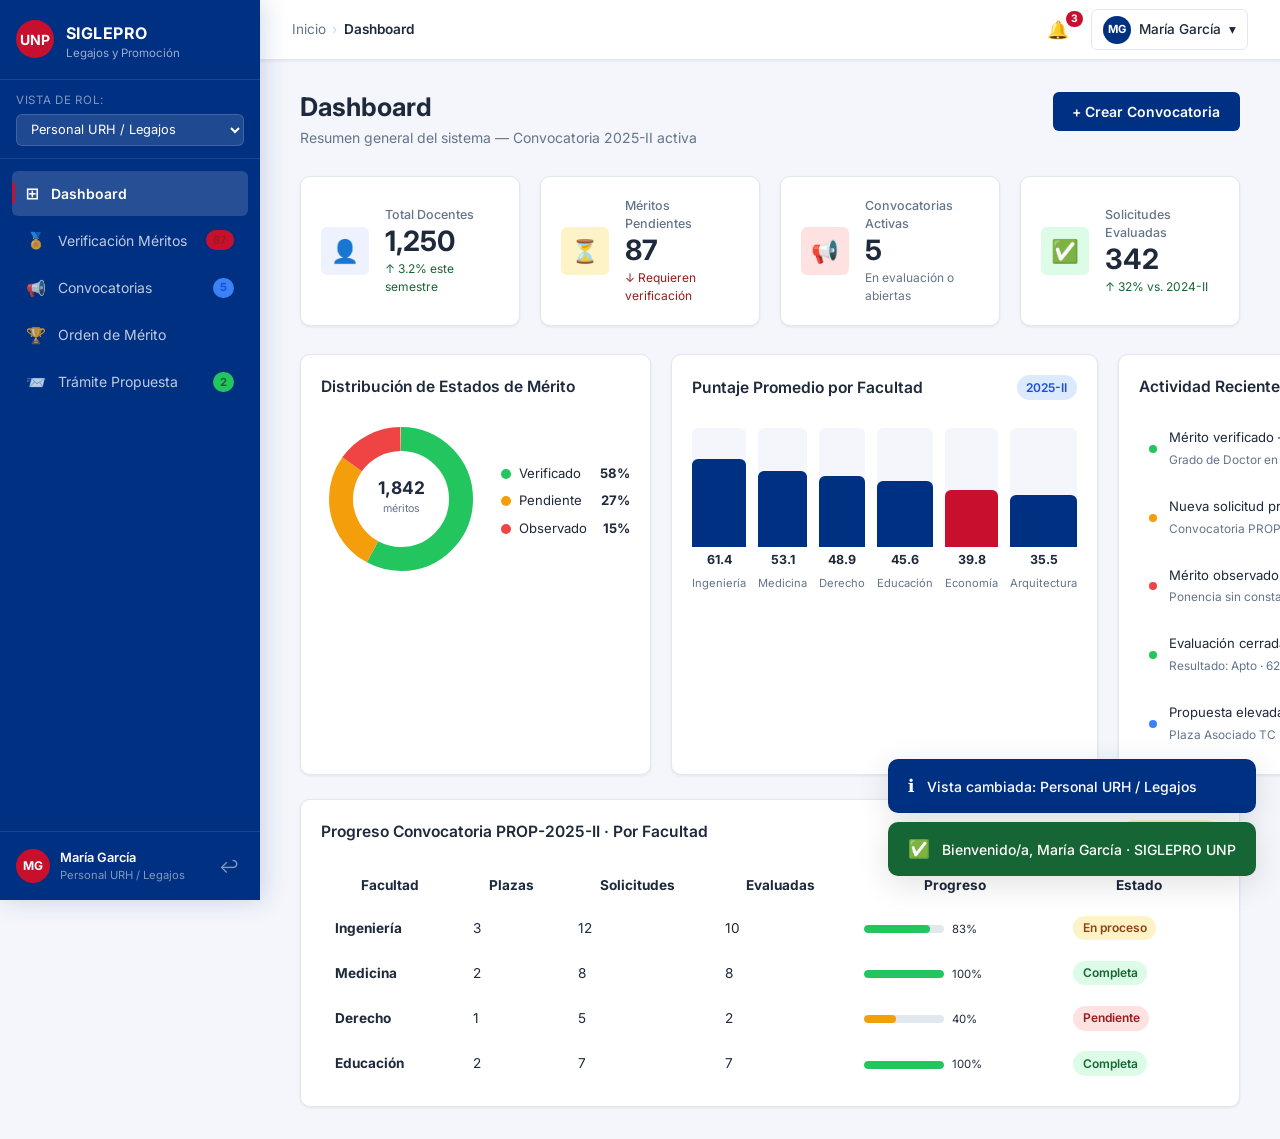
<file: interfaces/index.html>
<!DOCTYPE html>
<html lang="es">
<head>
  <meta charset="UTF-8" />
  <meta name="viewport" content="width=device-width, initial-scale=1.0" />
  <title>SIGLEPRO · Sistema de Gestión de Legajos y Promoción Docente — UNP</title>
  <meta name="description" content="Sistema digital para gestionar el legajo y la promoción de docentes ordinarios de la Universidad Nacional de Piura." />
  <link rel="preconnect" href="https://fonts.googleapis.com" />
  <link href="https://fonts.googleapis.com/css2?family=Inter:wght@300;400;500;600;700&display=swap" rel="stylesheet" />
  <link rel="stylesheet" href="styles.css" />
</head>
<body>
  <!-- Toast Container -->
  <div id="toast-container" aria-live="polite"></div>

  <!-- Layout Wrapper -->
  <div class="layout" id="app-layout">

    <!-- SIDEBAR -->
    <aside class="sidebar" id="sidebar">
      <div class="sidebar-brand">
        <div class="brand-logo">
          <svg width="38" height="38" viewBox="0 0 38 38" fill="none">
            <circle cx="19" cy="19" r="19" fill="#C8102E"/>
            <text x="50%" y="55%" text-anchor="middle" dominant-baseline="middle" fill="white" font-size="14" font-weight="700" font-family="Inter">UNP</text>
          </svg>
        </div>
        <div class="brand-text">
          <span class="brand-title">SIGLEPRO</span>
          <span class="brand-sub">Legajos y Promoción</span>
        </div>
      </div>

      <!-- Role selector -->
      <div class="role-selector" id="role-selector">
        <label class="role-label">Vista de rol:</label>
        <select id="role-select" onchange="changeRole(this.value)">
          <option value="docente">Docente Ordinario</option>
          <option value="urh" selected>Personal URH / Legajos</option>
          <option value="comision">Comisión Evaluadora</option>
          <option value="decanato">Decanato / Consejo</option>
          <option value="admin">Administrador</option>
        </select>
      </div>

      <nav class="sidebar-nav" id="sidebar-nav">
        <ul>
          <li class="nav-item active" onclick="navigate('dashboard')" id="nav-dashboard">
            <span class="nav-icon">⊞</span>
            <span class="nav-text">Dashboard</span>
          </li>
          <li class="nav-item" onclick="navigate('legajo')" id="nav-legajo">
            <span class="nav-icon">📋</span>
            <span class="nav-text">Mi Legajo</span>
            <span class="nav-badge badge-yellow" id="badge-legajo">4</span>
          </li>
          <li class="nav-item" onclick="navigate('meritos')" id="nav-meritos">
            <span class="nav-icon">🏅</span>
            <span class="nav-text">Verificación Méritos</span>
            <span class="nav-badge badge-red" id="badge-meritos">87</span>
          </li>
          <li class="nav-item" onclick="navigate('convocatorias')" id="nav-convocatorias">
            <span class="nav-icon">📢</span>
            <span class="nav-text">Convocatorias</span>
            <span class="nav-badge badge-blue" id="badge-conv">5</span>
          </li>
          <li class="nav-item" onclick="navigate('evaluacion')" id="nav-evaluacion">
            <span class="nav-icon">📝</span>
            <span class="nav-text">Evaluación</span>
          </li>
          <li class="nav-item" onclick="navigate('orden')" id="nav-orden">
            <span class="nav-icon">🏆</span>
            <span class="nav-text">Orden de Mérito</span>
          </li>
          <li class="nav-item" onclick="navigate('propuesta')" id="nav-propuesta">
            <span class="nav-icon">📨</span>
            <span class="nav-text">Trámite Propuesta</span>
            <span class="nav-badge badge-green" id="badge-prop">2</span>
          </li>
          <li class="nav-item" onclick="navigate('auditoria')" id="nav-auditoria">
            <span class="nav-icon">🔎</span>
            <span class="nav-text">Auditoría</span>
          </li>
          <li class="nav-item" onclick="navigate('admin')" id="nav-admin">
            <span class="nav-icon">⚙</span>
            <span class="nav-text">Administración</span>
          </li>
        </ul>
      </nav>

      <div class="sidebar-footer">
        <div class="user-info">
          <div class="user-avatar">MG</div>
          <div class="user-details">
            <span class="user-name">María García</span>
            <span class="user-role" id="sidebar-role-label">Personal URH</span>
          </div>
        </div>
        <button class="btn-logout" onclick="logout()" title="Cerrar sesión">↩</button>
      </div>
    </aside>

    <!-- MAIN CONTENT -->
    <div class="main-wrapper">
      <!-- TOP NAV -->
      <header class="topnav">
        <button class="sidebar-toggle" onclick="toggleSidebar()" aria-label="Toggle sidebar">☰</button>
        <div class="breadcrumb" id="breadcrumb">
          <span>Inicio</span>
          <span class="sep">›</span>
          <span class="current">Dashboard</span>
        </div>
        <div class="topnav-actions">
          <button class="btn-icon notif-btn" id="notif-btn" onclick="toggleNotifications()" aria-label="Notificaciones">
            🔔 <span class="notif-count" id="notif-count">3</span>
          </button>
          <div class="user-chip" onclick="showToast('Mi perfil (próximamente)', 'info')">
            <div class="user-avatar-sm">MG</div>
            <span>María García</span>
            <span>▾</span>
          </div>
        </div>

        <!-- Notification Dropdown -->
        <div class="notif-dropdown" id="notif-dropdown" style="display:none">
          <div class="notif-header">
            <strong>Notificaciones</strong>
            <button onclick="markAllRead()">Marcar leídas</button>
          </div>
          <div class="notif-list">
            <div class="notif-item unread">
              <span class="notif-icon" style="background:#FEF3C7">⚠️</span>
              <div>
                <p><strong>Mérito observado</strong> — Dr. Rodríguez</p>
                <small>Hace 10 min</small>
              </div>
            </div>
            <div class="notif-item unread">
              <span class="notif-icon" style="background:#DCFCE7">✅</span>
              <div>
                <p><strong>Solicitud presentada</strong> — Convocatoria 2025-II</p>
                <small>Hace 2 horas</small>
              </div>
            </div>
            <div class="notif-item unread">
              <span class="notif-icon" style="background:#DBEAFE">📢</span>
              <div>
                <p><strong>Nueva convocatoria abierta</strong> — PROP-2025-II</p>
                <small>Hace 1 día</small>
              </div>
            </div>
          </div>
        </div>
      </header>

      <!-- VIEWS -->
      <main class="content" id="main-content">

        <!-- ===== DASHBOARD ===== -->
        <section class="view active" id="view-dashboard">
          <div class="view-header">
            <div>
              <h1>Dashboard</h1>
              <p class="view-sub">Resumen general del sistema — Convocatoria 2025-II activa</p>
            </div>
            <button class="btn-primary" onclick="navigate('convocatorias'); showToast('Redirigiendo a convocatorias...','info')">+ Crear Convocatoria</button>
          </div>

          <!-- Stat Cards -->
          <div class="stat-grid">
            <div class="stat-card">
              <div class="stat-icon" style="background:#EEF2FF; color:#3730A3">👤</div>
              <div class="stat-info">
                <span class="stat-label">Total Docentes</span>
                <span class="stat-value">1,250</span>
                <span class="stat-change positive">↑ 3.2% este semestre</span>
              </div>
            </div>
            <div class="stat-card">
              <div class="stat-icon" style="background:#FEF3C7; color:#92400E">⏳</div>
              <div class="stat-info">
                <span class="stat-label">Méritos Pendientes</span>
                <span class="stat-value">87</span>
                <span class="stat-change negative">↓ Requieren verificación</span>
              </div>
            </div>
            <div class="stat-card">
              <div class="stat-icon" style="background:#FEE2E2; color:#991B1B">📢</div>
              <div class="stat-info">
                <span class="stat-label">Convocatorias Activas</span>
                <span class="stat-value">5</span>
                <span class="stat-change neutral">En evaluación o abiertas</span>
              </div>
            </div>
            <div class="stat-card">
              <div class="stat-icon" style="background:#DCFCE7; color:#166534">✅</div>
              <div class="stat-info">
                <span class="stat-label">Solicitudes Evaluadas</span>
                <span class="stat-value">342</span>
                <span class="stat-change positive">↑ 32% vs. 2024-II</span>
              </div>
            </div>
          </div>

          <!-- Charts Row -->
          <div class="charts-row">
            <div class="card chart-card">
              <div class="card-header">
                <h3>Distribución de Estados de Mérito</h3>
              </div>
              <div class="donut-wrap">
                <div class="donut-chart" id="donut-chart">
                  <svg viewBox="0 0 120 120" width="160" height="160">
                    <!-- Verificado 58% -->
                    <circle cx="60" cy="60" r="45" fill="none" stroke="#22C55E" stroke-width="18"
                      stroke-dasharray="163.4 119.5" stroke-dashoffset="0" transform="rotate(-90 60 60)"/>
                    <!-- Pendiente 27% -->
                    <circle cx="60" cy="60" r="45" fill="none" stroke="#F59E0B" stroke-width="18"
                      stroke-dasharray="76.1 206.8" stroke-dashoffset="-163.4" transform="rotate(-90 60 60)"/>
                    <!-- Observado 15% -->
                    <circle cx="60" cy="60" r="45" fill="none" stroke="#EF4444" stroke-width="18"
                      stroke-dasharray="42.4 240.5" stroke-dashoffset="-239.5" transform="rotate(-90 60 60)"/>
                    <text x="60" y="56" text-anchor="middle" font-size="13" font-weight="700" fill="#1E293B">1,842</text>
                    <text x="60" y="70" text-anchor="middle" font-size="8" fill="#64748B">méritos</text>
                  </svg>
                </div>
                <div class="donut-legend">
                  <div class="legend-item"><span class="dot" style="background:#22C55E"></span>Verificado<strong>58%</strong></div>
                  <div class="legend-item"><span class="dot" style="background:#F59E0B"></span>Pendiente<strong>27%</strong></div>
                  <div class="legend-item"><span class="dot" style="background:#EF4444"></span>Observado<strong>15%</strong></div>
                </div>
              </div>
            </div>

            <div class="card chart-card flex-2">
              <div class="card-header">
                <h3>Puntaje Promedio por Facultad</h3>
                <span class="badge badge-blue">2025-II</span>
              </div>
              <div class="bar-chart" id="bar-chart">
                <div class="bar-group">
                  <div class="bar-wrap"><div class="bar-fill" style="height:74%; background:#003082"></div></div>
                  <span class="bar-value">61.4</span>
                  <span class="bar-label">Ingeniería</span>
                </div>
                <div class="bar-group">
                  <div class="bar-wrap"><div class="bar-fill" style="height:64%; background:#003082"></div></div>
                  <span class="bar-value">53.1</span>
                  <span class="bar-label">Medicina</span>
                </div>
                <div class="bar-group">
                  <div class="bar-wrap"><div class="bar-fill" style="height:59%; background:#003082"></div></div>
                  <span class="bar-value">48.9</span>
                  <span class="bar-label">Derecho</span>
                </div>
                <div class="bar-group">
                  <div class="bar-wrap"><div class="bar-fill" style="height:55%; background:#003082"></div></div>
                  <span class="bar-value">45.6</span>
                  <span class="bar-label">Educación</span>
                </div>
                <div class="bar-group">
                  <div class="bar-wrap"><div class="bar-fill" style="height:48%; background:#C8102E"></div></div>
                  <span class="bar-value">39.8</span>
                  <span class="bar-label">Economía</span>
                </div>
                <div class="bar-group">
                  <div class="bar-wrap"><div class="bar-fill" style="height:43%; background:#003082"></div></div>
                  <span class="bar-value">35.5</span>
                  <span class="bar-label">Arquitectura</span>
                </div>
              </div>
            </div>

            <div class="card activity-card">
              <div class="card-header">
                <h3>Actividad Reciente</h3>
                <button class="btn-link" onclick="navigate('auditoria')">Ver todo →</button>
              </div>
              <ul class="activity-list">
                <li class="activity-item">
                  <span class="activity-dot verified"></span>
                  <div class="activity-body">
                    <p>Mérito verificado — <strong>Dr. Carlos Rodríguez</strong></p>
                    <small>Grado de Doctor en Ciencias, PUCP · Hace 15 min</small>
                  </div>
                  <span class="badge badge-green">Verificado</span>
                </li>
                <li class="activity-item">
                  <span class="activity-dot pending"></span>
                  <div class="activity-body">
                    <p>Nueva solicitud presentada — <strong>Mg. Laura Torres</strong></p>
                    <small>Convocatoria PROP-2025-II · Hace 1 hora</small>
                  </div>
                  <span class="badge badge-blue">Presentada</span>
                </li>
                <li class="activity-item">
                  <span class="activity-dot observed"></span>
                  <div class="activity-body">
                    <p>Mérito observado — <strong>Dr. José Quispe</strong></p>
                    <small>Ponencia sin constancia · Hace 2 horas</small>
                  </div>
                  <span class="badge badge-red">Observado</span>
                </li>
                <li class="activity-item">
                  <span class="activity-dot verified"></span>
                  <div class="activity-body">
                    <p>Evaluación cerrada — <strong>Mg. Ana Flores</strong></p>
                    <small>Resultado: Apto · 62.5 pts · Hace 3 horas</small>
                  </div>
                  <span class="badge badge-green">Apto</span>
                </li>
                <li class="activity-item">
                  <span class="activity-dot info"></span>
                  <div class="activity-body">
                    <p>Propuesta elevada a Facultad — <strong>Decanato Ingeniería</strong></p>
                    <small>Plaza Asociado TC · Hace 5 horas</small>
                  </div>
                  <span class="badge badge-purple">En Facultad</span>
                </li>
              </ul>
            </div>
          </div>

          <!-- Progress Overview -->
          <div class="card" style="margin-top:1.5rem">
            <div class="card-header">
              <h3>Progreso Convocatoria PROP-2025-II · Por Facultad</h3>
              <span class="badge badge-yellow">En Evaluación</span>
            </div>
            <div class="progress-table">
              <table>
                <thead>
                  <tr><th>Facultad</th><th>Plazas</th><th>Solicitudes</th><th>Evaluadas</th><th>Progreso</th><th>Estado</th></tr>
                </thead>
                <tbody>
                  <tr>
                    <td><strong>Ingeniería</strong></td><td>3</td><td>12</td><td>10</td>
                    <td><div class="prog-bar"><div class="prog-fill" style="width:83%; background:#22C55E"></div></div><small>83%</small></td>
                    <td><span class="badge badge-yellow">En proceso</span></td>
                  </tr>
                  <tr>
                    <td><strong>Medicina</strong></td><td>2</td><td>8</td><td>8</td>
                    <td><div class="prog-bar"><div class="prog-fill" style="width:100%; background:#22C55E"></div></div><small>100%</small></td>
                    <td><span class="badge badge-green">Completa</span></td>
                  </tr>
                  <tr>
                    <td><strong>Derecho</strong></td><td>1</td><td>5</td><td>2</td>
                    <td><div class="prog-bar"><div class="prog-fill" style="width:40%; background:#F59E0B"></div></div><small>40%</small></td>
                    <td><span class="badge badge-red">Pendiente</span></td>
                  </tr>
                  <tr>
                    <td><strong>Educación</strong></td><td>2</td><td>7</td><td>7</td>
                    <td><div class="prog-bar"><div class="prog-fill" style="width:100%; background:#22C55E"></div></div><small>100%</small></td>
                    <td><span class="badge badge-green">Completa</span></td>
                  </tr>
                </tbody>
              </table>
            </div>
          </div>
        </section>

        <!-- ===== MI LEGAJO ===== -->
        <section class="view" id="view-legajo">
          <div class="view-header">
            <div>
              <h1>Mi Legajo</h1>
              <p class="view-sub">Dr. Carlos Enrique Rodríguez Valdivia · Docente Asociado TC · Ingeniería Civil</p>
            </div>
            <button class="btn-primary" onclick="openModal('modal-nuevo-merito')">+ Agregar Mérito</button>
          </div>

          <!-- Legajo summary strip -->
          <div class="legajo-strip">
            <div class="legajo-info-item">
              <span class="li-label">Categoría actual</span>
              <span class="li-value">Asociado Tiempo Completo</span>
            </div>
            <div class="legajo-info-item">
              <span class="li-label">Facultad / Depto.</span>
              <span class="li-value">Ing. Civil / Estructuras</span>
            </div>
            <div class="legajo-info-item">
              <span class="li-label">Años en categoría</span>
              <span class="li-value">7 años (desde 2019)</span>
            </div>
            <div class="legajo-info-item">
              <span class="li-label">Puntaje actual</span>
              <span class="li-value puntaje">62.5 / 100 pts</span>
            </div>
            <div class="legajo-info-item">
              <span class="li-label">Ratificación</span>
              <span class="badge badge-green">Vigente 2025</span>
            </div>
          </div>

          <!-- Tabs -->
          <div class="tab-bar">
            <button class="tab active" onclick="switchTab('tab-meritos-list', this)">Méritos y Evidencias</button>
            <button class="tab" onclick="switchTab('tab-trayectoria', this)">Trayectoria Laboral</button>
            <button class="tab" onclick="switchTab('tab-solicitudes', this)">Mis Solicitudes</button>
          </div>

          <div class="tab-content" id="tab-meritos-list">
            <div class="filter-row">
              <input type="text" class="input-search" placeholder="🔍 Buscar mérito..." />
              <select class="select-filter">
                <option>Todos los estados</option>
                <option>Verificado</option>
                <option>Pendiente</option>
                <option>Observado</option>
              </select>
              <select class="select-filter">
                <option>Todos los tipos</option>
                <option>Grado académico</option>
                <option>Investigación</option>
                <option>Ponencia</option>
                <option>Docencia</option>
              </select>
            </div>

            <div class="merit-cards">
              <div class="merit-card verified">
                <div class="merit-card-top">
                  <div class="merit-type-icon">🎓</div>
                  <div class="merit-info">
                    <strong>Doctor en Ciencias de la Ingeniería</strong>
                    <span>Pontificia Universidad Católica del Perú · 2018</span>
                  </div>
                  <span class="badge badge-green">Verificado</span>
                </div>
                <div class="merit-card-bottom">
                  <span class="merit-pts">Requisito habilitante</span>
                  <div class="merit-actions">
                    <button class="btn-sm btn-outline" onclick="showToast('Documento descargado correctamente','success')">📄 Ver PDF</button>
                    <button class="btn-sm btn-outline" onclick="showToast('Historial de revisión','info')">🕐 Historial</button>
                  </div>
                </div>
                <div class="verified-by">✓ Verificado por Lic. Ramírez — 14/03/2025</div>
              </div>

              <div class="merit-card pending">
                <div class="merit-card-top">
                  <div class="merit-type-icon">📰</div>
                  <div class="merit-info">
                    <strong>Artículo en revista Scopus Q2 — Análisis sísmico</strong>
                    <span>Journal of Structural Engineering · 2024</span>
                  </div>
                  <span class="badge badge-yellow">Pendiente</span>
                </div>
                <div class="merit-card-bottom">
                  <span class="merit-pts">Valor: 15 pts (máx. 20)</span>
                  <div class="merit-actions">
                    <button class="btn-sm btn-outline">📄 Ver PDF</button>
                    <button class="btn-sm btn-outline">🕐 Historial</button>
                  </div>
                </div>
                <div class="pending-note">⏳ Pendiente de verificación por personal de legajos</div>
              </div>

              <div class="merit-card observed">
                <div class="merit-card-top">
                  <div class="merit-type-icon">🎤</div>
                  <div class="merit-info">
                    <strong>Ponencia en Congreso Internacional de Ingeniería Civil — Lima</strong>
                    <span>CONIC 2023 · 15–17 nov 2023</span>
                  </div>
                  <span class="badge badge-red">Observado</span>
                </div>
                <div class="merit-card-bottom">
                  <span class="merit-pts">Valor: 5 pts (máx. 10)</span>
                  <div class="merit-actions">
                    <button class="btn-sm btn-primary" onclick="openModal('modal-corregir')">✏ Corregir</button>
                    <button class="btn-sm btn-outline">📄 Ver PDF</button>
                  </div>
                </div>
                <div class="observed-note">⚠ Observación: La constancia no indica "ponente" — ingrese certificado de participación como ponente</div>
              </div>

              <div class="merit-card verified">
                <div class="merit-card-top">
                  <div class="merit-type-icon">🏫</div>
                  <div class="merit-info">
                    <strong>Docencia universitaria — Resistencia de Materiales</strong>
                    <span>UNP — Semestres 2020-I al 2025-I (10 semestres)</span>
                  </div>
                  <span class="badge badge-green">Verificado</span>
                </div>
                <div class="merit-card-bottom">
                  <span class="merit-pts">Valor: 10 pts (máx. 20)</span>
                  <div class="merit-actions">
                    <button class="btn-sm btn-outline">📄 Ver PDF</button>
                    <button class="btn-sm btn-outline">🕐 Historial</button>
                  </div>
                </div>
                <div class="verified-by">✓ Verificado por Lic. Castro — 20/08/2025</div>
              </div>
            </div>
          </div>

          <div class="tab-content hidden" id="tab-trayectoria">
            <div class="timeline-list">
              <div class="timeline-item">
                <div class="tl-dot active"></div>
                <div class="tl-body">
                  <strong>Docente Asociado TC — UNP, Depto. Estructuras</strong>
                  <span class="tl-date">2019 — presente</span>
                  <p>Contrato vigente. Constancia emitida por URH el 10/01/2025.</p>
                  <span class="badge badge-green">Activo</span>
                </div>
              </div>
              <div class="timeline-item">
                <div class="tl-dot"></div>
                <div class="tl-body">
                  <strong>Docente Auxiliar TC — UNP, Depto. Estructuras</strong>
                  <span class="tl-date">2015 — 2019</span>
                  <p>4 años como Auxiliar. Resolución de nombramiento N.º 432-2015.</p>
                  <span class="badge badge-green">Verificado</span>
                </div>
              </div>
              <div class="timeline-item">
                <div class="tl-dot"></div>
                <div class="tl-body">
                  <strong>Docente contratado — UDEP, Depto. Ingeniería</strong>
                  <span class="tl-date">2013 — 2015</span>
                  <p>Cargo simultáneo permitido. Constancia laboral adjunta.</p>
                  <span class="badge badge-green">Verificado</span>
                </div>
              </div>
            </div>
          </div>

          <div class="tab-content hidden" id="tab-solicitudes">
            <div class="solicitudes-list">
              <div class="solicitud-card active-sol">
                <div class="sol-header">
                  <div>
                    <strong>Solicitud PROP-2025-II-042</strong>
                    <span class="badge badge-blue" style="margin-left:.5rem">Presentada</span>
                  </div>
                  <small>Presentada el 12/09/2025</small>
                </div>
                <div class="sol-body">
                  <div class="sol-info-row">
                    <span><b>Convocatoria:</b> PROP-2025-II</span>
                    <span><b>Plaza:</b> Principal TC — Depto. Estructuras</span>
                    <span><b>Categoría destino:</b> Principal Tiempo Completo</span>
                  </div>
                  <div class="sol-info-row">
                    <span><b>Puntaje calculado:</b> 62.5 / 100</span>
                    <span><b>Requisitos:</b> <span class="badge badge-green">Cumplidos</span></span>
                  </div>
                </div>
                <div class="sol-footer">
                  <button class="btn-sm btn-outline" onclick="navigate('evaluacion')">Ver evaluación →</button>
                </div>
              </div>
            </div>
          </div>
        </section>

        <!-- ===== VERIFICACIÓN MÉRITOS ===== -->
        <section class="view" id="view-meritos">
          <div class="view-header">
            <div>
              <h1>Verificación de Méritos</h1>
              <p class="view-sub">Cola de méritos pendientes de revisión — Personal URH/Legajos</p>
            </div>
            <div class="header-actions">
              <span class="badge badge-red" style="font-size:.95rem; padding:.4rem .8rem">87 pendientes</span>
            </div>
          </div>

          <div class="filter-row">
            <input type="text" class="input-search" placeholder="🔍 Buscar docente o mérito..." />
            <select class="select-filter">
              <option>Todas las facultades</option>
              <option>Ingeniería</option>
              <option>Medicina</option>
              <option>Derecho</option>
              <option>Educación</option>
            </select>
            <select class="select-filter">
              <option>Todos los tipos</option>
              <option>Grado académico</option>
              <option>Investigación</option>
              <option>Ponencia</option>
            </select>
            <button class="btn-primary" style="margin-left:auto">Exportar lista</button>
          </div>

          <div class="card">
            <table class="data-table">
              <thead>
                <tr>
                  <th>Docente</th>
                  <th>Facultad</th>
                  <th>Tipo de Mérito</th>
                  <th>Descripción</th>
                  <th>Fecha subida</th>
                  <th>Estado</th>
                  <th>Acciones</th>
                </tr>
              </thead>
              <tbody>
                <tr>
                  <td><div class="docente-cell"><div class="avatar-sm">JQ</div><div><strong>Dr. José Quispe</strong><br><small>Asociado TC</small></div></div></td>
                  <td>Derecho</td>
                  <td>Ponencia</td>
                  <td>Ponencia en Congreso Nacional — Lima 2024</td>
                  <td>10/10/2026</td>
                  <td><span class="badge badge-yellow">Pendiente</span></td>
                  <td>
                    <button class="btn-sm btn-primary" onclick="openVerifModal()">Revisar</button>
                    <button class="btn-sm btn-outline" onclick="showToast('PDF abierto','info')">📄</button>
                  </td>
                </tr>
                <tr>
                  <td><div class="docente-cell"><div class="avatar-sm">LT</div><div><strong>Mg. Laura Torres</strong><br><small>Auxiliar TC</small></div></div></td>
                  <td>Medicina</td>
                  <td>Investigación</td>
                  <td>Artículo Q1 — Salud pública, vacunación 2023</td>
                  <td>09/10/2026</td>
                  <td><span class="badge badge-yellow">Pendiente</span></td>
                  <td>
                    <button class="btn-sm btn-primary" onclick="openVerifModal()">Revisar</button>
                    <button class="btn-sm btn-outline">📄</button>
                  </td>
                </tr>
                <tr>
                  <td><div class="docente-cell"><div class="avatar-sm">MR</div><div><strong>Dr. Marco Reyes</strong><br><small>Asociado TP</small></div></div></td>
                  <td>Educación</td>
                  <td>Grado académico</td>
                  <td>Doctor en Educación — UNMSM 2022</td>
                  <td>08/10/2026</td>
                  <td><span class="badge badge-red">Observado</span></td>
                  <td>
                    <button class="btn-sm btn-outline" onclick="showToast('Observación registrada: el grado debe estar legalizado','warning')">Ver obs.</button>
                    <button class="btn-sm btn-outline">📄</button>
                  </td>
                </tr>
                <tr>
                  <td><div class="docente-cell"><div class="avatar-sm">AF</div><div><strong>Mg. Ana Flores</strong><br><small>Auxiliar TC</small></div></div></td>
                  <td>Ingeniería</td>
                  <td>Investigación</td>
                  <td>Libro publicado — Métodos numéricos aplicados</td>
                  <td>07/10/2026</td>
                  <td><span class="badge badge-yellow">Pendiente</span></td>
                  <td>
                    <button class="btn-sm btn-primary" onclick="openVerifModal()">Revisar</button>
                    <button class="btn-sm btn-outline">📄</button>
                  </td>
                </tr>
              </tbody>
            </table>
          </div>
        </section>

        <!-- ===== CONVOCATORIAS ===== -->
        <section class="view" id="view-convocatorias">
          <div class="view-header">
            <div>
              <h1>Convocatorias de Promoción</h1>
              <p class="view-sub">Gestión de convocatorias, rúbricas y plazas</p>
            </div>
            <button class="btn-primary" onclick="openModal('modal-nueva-conv')">+ Nueva Convocatoria</button>
          </div>

          <div class="conv-grid">
            <div class="conv-card conv-active">
              <div class="conv-card-header">
                <div>
                  <strong class="conv-code">PROP-2025-II</strong>
                  <span class="badge badge-yellow" style="margin-left:.5rem">En Evaluación</span>
                </div>
                <div class="conv-dots">⋮</div>
              </div>
              <h4>Promoción Docente 2025 — Semestre II</h4>
              <div class="conv-meta">
                <span>📅 Recepción: 01/08/2025 — 15/09/2025</span>
                <span>🏅 Rúbrica: RUBR-2025-V2 <em>(aprobada)</em></span>
                <span>📍 Plazas: 8 | Solicitudes: 32</span>
              </div>
              <div class="conv-progress">
                <div class="prog-bar large"><div class="prog-fill" style="width:72%; background:#003082"></div></div>
                <small>23/32 solicitudes evaluadas (72%)</small>
              </div>
              <div class="conv-actions">
                <button class="btn-sm btn-outline" onclick="navigate('evaluacion'); showToast('Cargando evaluaciones...','info')">Ver expedientes</button>
                <button class="btn-sm btn-outline" onclick="navigate('orden')">Orden de mérito</button>
                <button class="btn-sm btn-danger" onclick="showToast('⚠ No se puede cerrar: existen 2 solicitudes observadas','warning')">Cerrar recepción</button>
              </div>
            </div>

            <div class="conv-card">
              <div class="conv-card-header">
                <div>
                  <strong class="conv-code">PROP-2025-I</strong>
                  <span class="badge badge-green" style="margin-left:.5rem">Cerrada</span>
                </div>
              </div>
              <h4>Promoción Docente 2025 — Semestre I</h4>
              <div class="conv-meta">
                <span>📅 Recepción: 01/02/2025 — 15/03/2025</span>
                <span>🏅 Rúbrica: RUBR-2025-V1</span>
                <span>📍 Plazas: 5 | Solicitudes: 18</span>
              </div>
              <div class="conv-actions">
                <button class="btn-sm btn-outline" onclick="showToast('Abriendo informe final...','info')">Ver informe final</button>
                <button class="btn-sm btn-outline">Descargar actas</button>
              </div>
            </div>

            <div class="conv-card conv-open">
              <div class="conv-card-header">
                <div>
                  <strong class="conv-code">PROP-2026-I</strong>
                  <span class="badge badge-blue" style="margin-left:.5rem">Abierta</span>
                </div>
              </div>
              <h4>Promoción Docente 2026 — Semestre I</h4>
              <div class="conv-meta">
                <span>📅 Recepción: 01/02/2026 — 15/03/2026</span>
                <span>🏅 Rúbrica: RUBR-2026-V1 <em>(borrador)</em></span>
                <span>📍 Plazas: 6 definidas</span>
              </div>
              <div class="conv-actions">
                <button class="btn-sm btn-primary">Editar convocatoria</button>
                <button class="btn-sm btn-outline">Gestionar plazas</button>
              </div>
            </div>
          </div>
        </section>

        <!-- ===== EVALUACIÓN ===== -->
        <section class="view" id="view-evaluacion">
          <div class="view-header">
            <div>
              <h1>Evaluación de Expediente</h1>
              <p class="view-sub">Mg. Ana Flores Mendoza · PROP-2025-II · Plaza: Asociado TC — Depto. Estructuras</p>
            </div>
            <div class="header-actions">
              <button class="btn-outline" onclick="navigate('orden')">← Volver a lista</button>
              <button class="btn-primary" onclick="cerrarEvaluacion()">✓ Cerrar Evaluación</button>
            </div>
          </div>

          <!-- Split screen -->
          <div class="eval-split">
            <!-- Left: Document viewer -->
            <div class="eval-doc-panel">
              <div class="eval-doc-header">
                <strong>Expediente — Documentos</strong>
                <div class="doc-tabs">
                  <button class="doc-tab active" onclick="switchDocTab(this, 'Ficha del docente')">Ficha</button>
                  <button class="doc-tab" onclick="switchDocTab(this, 'Doctor PUCP 2018')">Grado</button>
                  <button class="doc-tab" onclick="switchDocTab(this, 'Art. Scopus 2024')">Inv.</button>
                  <button class="doc-tab" onclick="switchDocTab(this, 'Constancia laboral')">Laboral</button>
                </div>
              </div>
              <div class="pdf-viewer">
                <div class="pdf-placeholder">
                  <span class="pdf-icon">📄</span>
                  <h4 id="pdf-title">Ficha del docente</h4>
                  <div class="pdf-content-sim">
                    <div class="pdf-field"><span>Nombre completo:</span><strong>Ana María Flores Mendoza</strong></div>
                    <div class="pdf-field"><span>DNI:</span><strong>45678901</strong></div>
                    <div class="pdf-field"><span>Categoría:</span><strong>Auxiliar TC</strong></div>
                    <div class="pdf-field"><span>Facultad:</span><strong>Ingeniería Civil</strong></div>
                    <div class="pdf-field"><span>Depto.:</span><strong>Estructuras</strong></div>
                    <div class="pdf-field"><span>Desde (categoría):</span><strong>2019-03-15</strong></div>
                    <div class="pdf-field"><span>Ratificación vigente:</span><strong>Sí — 2025</strong></div>
                    <div class="pdf-field"><span>SHA-256 doc:</span><small style="word-break:break-all">a3f8c1e9b2d7f4a0c5e8b1d6f9a2c4e7b0d3f6a9c1e4b7d0f3a6c9e2b5d8f1</small></div>
                  </div>
                </div>
              </div>
            </div>

            <!-- Right: Evaluation rubric -->
            <div class="eval-rubric-panel">
              <div class="rubric-header">
                <strong>Rúbrica RUBR-2025-V2 — Evaluación en curso</strong>
                <span class="badge badge-blue">Borrador (no guardado)</span>
              </div>

              <!-- Requirements check -->
              <div class="req-section">
                <h4>Requisitos (Art. 19 Reglamento UNP 2016)</h4>
                <div class="req-list">
                  <div class="req-item ok">
                    <span class="req-check">✓</span>
                    <span>Categoría inmediata superior (Asociado TC)</span>
                  </div>
                  <div class="req-item ok">
                    <span class="req-check">✓</span>
                    <span>Grado de Doctor <em>(Doctor en Ing. Civil — PUCP)</em></span>
                  </div>
                  <div class="req-item ok">
                    <span class="req-check">✓</span>
                    <span>Mínimo 7 años en categoría actual <em>(7 años, desde 2019)</em></span>
                  </div>
                  <div class="req-item ok">
                    <span class="req-check">✓</span>
                    <span>Investigación acreditada <em>(2 artículos verificados)</em></span>
                  </div>
                  <div class="req-item ok">
                    <span class="req-check">✓</span>
                    <span>Ratificación previa vigente <em>(2025)</em></span>
                  </div>
                </div>
              </div>

              <!-- Score breakdown -->
              <div class="score-section">
                <h4>Desglose de Puntaje</h4>
                <table class="rubric-table">
                  <thead>
                    <tr><th>Criterio</th><th>Pts.</th><th>Tope</th><th>Fuente</th></tr>
                  </thead>
                  <tbody>
                    <tr>
                      <td>Grado de Doctor</td>
                      <td class="pts-input"><input type="number" value="15" min="0" max="15" id="pts-grado" oninput="recalcPuntaje()" /></td>
                      <td>15</td>
                      <td>Art. 20.a</td>
                    </tr>
                    <tr>
                      <td>Investigación (artículos)</td>
                      <td class="pts-input"><input type="number" value="20" min="0" max="20" id="pts-inv" oninput="recalcPuntaje()" /></td>
                      <td>20</td>
                      <td>Art. 20.b</td>
                    </tr>
                    <tr>
                      <td>Docencia universitaria</td>
                      <td class="pts-input"><input type="number" value="10" min="0" max="20" id="pts-doc" oninput="recalcPuntaje()" /></td>
                      <td>20</td>
                      <td>Art. 20.c</td>
                    </tr>
                    <tr>
                      <td>Ponencias acreditadas</td>
                      <td class="pts-input"><input type="number" value="7" min="0" max="10" id="pts-pon" oninput="recalcPuntaje()" /></td>
                      <td>10</td>
                      <td>Art. 20.d</td>
                    </tr>
                    <tr>
                      <td>Gestión y extensión</td>
                      <td class="pts-input"><input type="number" value="5" min="0" max="10" id="pts-ext" oninput="recalcPuntaje()" /></td>
                      <td>10</td>
                      <td>Art. 20.e</td>
                    </tr>
                    <tr>
                      <td>Capacitación docente</td>
                      <td class="pts-input"><input type="number" value="5.5" min="0" max="15" id="pts-cap" step="0.5" oninput="recalcPuntaje()" /></td>
                      <td>15</td>
                      <td>Art. 20.f</td>
                    </tr>
                  </tbody>
                </table>

                <div class="score-total" id="score-total">
                  <span>Total calculado:</span>
                  <strong id="score-value">62.5</strong>
                  <span>/ 100 pts</span>
                  <span class="badge badge-green" id="score-badge">≥ 55 — APTO</span>
                </div>

                <!-- Plaza -->
                <div class="plaza-check">
                  <h4>Plaza vacante</h4>
                  <div class="req-item ok">
                    <span class="req-check">✓</span>
                    <span>Asociado TC — Depto. Estructuras — <strong>Disponible</strong> (1/1 libre)</span>
                  </div>
                </div>

                <!-- Resultado preview -->
                <div class="resultado-preview apto">
                  <span class="res-label">Resultado del sistema:</span>
                  <span class="res-value">APTO PARA PROPUESTA</span>
                  <small>Todos los requisitos cumplidos · Puntaje ≥ 55 · Plaza disponible</small>
                </div>

                <!-- Fundamento -->
                <div class="fundamento-section">
                  <label><strong>Fundamento de la comisión (obligatorio al cerrar):</strong></label>
                  <textarea id="fundamento" rows="4" placeholder="Indique el razonamiento de la comisión evaluadora para este resultado..."></textarea>
                </div>

                <div class="eval-footer-actions">
                  <button class="btn-outline" onclick="showToast('Vista previa guardada como borrador','info')">Guardar borrador</button>
                  <button class="btn-primary" onclick="cerrarEvaluacion()">🔒 Cerrar evaluación</button>
                </div>
              </div>
            </div>
          </div>
        </section>

        <!-- ===== ORDEN DE MÉRITO ===== -->
        <section class="view" id="view-orden">
          <div class="view-header">
            <div>
              <h1>Orden de Mérito</h1>
              <p class="view-sub">Convocatoria PROP-2025-II — Por plaza y facultad</p>
            </div>
            <div class="header-actions">
              <select class="select-filter">
                <option>PROP-2025-II</option>
                <option>PROP-2025-I</option>
              </select>
              <select class="select-filter">
                <option>Todas las plazas</option>
                <option>Asociado TC — Estructuras</option>
                <option>Principal TC — Medicina</option>
              </select>
              <button class="btn-outline" onclick="showToast('Exportando orden de mérito...','success')">📥 Exportar</button>
            </div>
          </div>

          <div class="card">
            <div class="orden-header">
              <h3>Plaza: Asociado TC — Depto. Estructuras · Ingeniería Civil</h3>
              <span class="badge badge-yellow">⚠ Preliminar — recepción no cerrada aún</span>
            </div>
            <table class="data-table ranking-table">
              <thead>
                <tr>
                  <th>Puesto</th>
                  <th>Docente</th>
                  <th>Categoría actual</th>
                  <th>Puntaje</th>
                  <th>Requisitos</th>
                  <th>Plaza</th>
                  <th>Resultado</th>
                  <th>Acciones</th>
                </tr>
              </thead>
              <tbody>
                <tr class="rank-1">
                  <td><div class="rank-badge rank-gold">🥇 1</div></td>
                  <td><div class="docente-cell"><div class="avatar-sm">AF</div><div><strong>Mg. Ana Flores Mendoza</strong><br><small>Auxiliar TC</small></div></div></td>
                  <td>Auxiliar TC</td>
                  <td><strong class="pts-display">62.5</strong></td>
                  <td><span class="badge badge-green">Cumplidos</span></td>
                  <td><span class="badge badge-green">Disponible</span></td>
                  <td><span class="badge badge-green">APTO</span></td>
                  <td><button class="btn-sm btn-primary" onclick="navigate('propuesta'); showToast('Preparando propuesta...','info')">Proponer</button></td>
                </tr>
                <tr>
                  <td><div class="rank-badge rank-silver">🥈 2</div></td>
                  <td><div class="docente-cell"><div class="avatar-sm">CR</div><div><strong>Dr. Carlos Rodríguez</strong><br><small>Auxiliar TC</small></div></div></td>
                  <td>Auxiliar TC</td>
                  <td><strong class="pts-display">58.0</strong></td>
                  <td><span class="badge badge-green">Cumplidos</span></td>
                  <td><span class="badge badge-red">Sin vacante</span></td>
                  <td><span class="badge badge-yellow">SIN VACANTE</span></td>
                  <td><button class="btn-sm btn-outline" onclick="navigate('evaluacion')">Ver eval.</button></td>
                </tr>
                <tr>
                  <td><div class="rank-badge rank-bronze">🥉 3</div></td>
                  <td><div class="docente-cell"><div class="avatar-sm">MT</div><div><strong>Mg. Mario Tello</strong><br><small>Auxiliar TP</small></div></div></td>
                  <td>Auxiliar TP</td>
                  <td><strong class="pts-display">51.3</strong></td>
                  <td><span class="badge badge-red">No cumple</span></td>
                  <td>—</td>
                  <td><span class="badge badge-red">NO APTO</span></td>
                  <td><button class="btn-sm btn-outline" onclick="navigate('evaluacion')">Ver eval.</button></td>
                </tr>
              </tbody>
            </table>
          </div>

          <div class="card" style="margin-top:1.5rem">
            <div class="orden-header">
              <h3>Plaza: Principal TC — Depto. Medicina Interna</h3>
              <span class="badge badge-green">Completa — lista para propuesta</span>
            </div>
            <table class="data-table ranking-table">
              <thead>
                <tr><th>Puesto</th><th>Docente</th><th>Puntaje</th><th>Resultado</th><th>Acciones</th></tr>
              </thead>
              <tbody>
                <tr class="rank-1">
                  <td><div class="rank-badge rank-gold">🥇 1</div></td>
                  <td><div class="docente-cell"><div class="avatar-sm">LT</div><div><strong>Dr. Luis Torres Peralta</strong><br><small>Asociado TC</small></div></div></td>
                  <td><strong class="pts-display">78.5</strong></td>
                  <td><span class="badge badge-green">APTO</span></td>
                  <td><span class="badge badge-blue">Propuesta preparada</span></td>
                </tr>
              </tbody>
            </table>
          </div>
        </section>

        <!-- ===== TRÁMITE PROPUESTA ===== -->
        <section class="view" id="view-propuesta">
          <div class="view-header">
            <div>
              <h1>Trámite de Propuesta</h1>
              <p class="view-sub">Seguimiento del proceso por instancias universitarias</p>
            </div>
            <button class="btn-primary" onclick="openModal('modal-preparar-prop')">+ Preparar propuesta</button>
          </div>

          <!-- Propuesta card -->
          <div class="card propuesta-card">
            <div class="prop-top">
              <div>
                <h3>Propuesta PROP-2025-II-001</h3>
                <p>Mg. Ana Flores Mendoza → Plaza: Asociado TC, Depto. Estructuras</p>
                <p><small>Convocatoria PROP-2025-II · Puntaje: 62.5 pts · Puesto 1</small></p>
              </div>
              <span class="badge badge-purple" style="font-size:.95rem; padding:.4rem .9rem">En Facultad</span>
            </div>

            <!-- Progress timeline -->
            <div class="prop-timeline">
              <div class="prop-step done">
                <div class="prop-step-icon">✓</div>
                <div class="prop-step-body">
                  <strong>1. Decanato</strong>
                  <p>Propuesta preparada · Informe N.º 042-2025-DECANI</p>
                  <small>📅 12/10/2025 · Decano: Dr. Pedro Alva</small>
                </div>
              </div>
              <div class="prop-connector done-line"></div>
              <div class="prop-step active">
                <div class="prop-step-icon">→</div>
                <div class="prop-step-body">
                  <strong>2. Consejo de Facultad</strong>
                  <p>Recibida para revisión · Acuerdo pendiente</p>
                  <small>📅 Recibida 14/10/2026 · En sesión ordinaria</small>
                  <button class="btn-sm btn-primary" style="margin-top:.5rem" onclick="elevarPropuesta()">Elevar a Consejo Universitario →</button>
                </div>
              </div>
              <div class="prop-connector"></div>
              <div class="prop-step pending-step">
                <div class="prop-step-icon">○</div>
                <div class="prop-step-body">
                  <strong>3. Consejo Universitario</strong>
                  <p>Esperando elevación del Consejo de Facultad</p>
                  <small>Pendiente</small>
                </div>
              </div>
              <div class="prop-connector"></div>
              <div class="prop-step pending-step">
                <div class="prop-step-icon">○</div>
                <div class="prop-step-body">
                  <strong>4. Decisión Final</strong>
                  <p>Aprobado / Denegado por Consejo Universitario</p>
                  <small>Pendiente — decisión terminal</small>
                </div>
              </div>
            </div>

            <div class="prop-footer">
              <small>⚠ La aprobación de esta propuesta no cambia automáticamente la categoría del docente. Requiere resolución institucional oficial.</small>
            </div>
          </div>

          <!-- Segunda propuesta -->
          <div class="card propuesta-card" style="margin-top:1.5rem">
            <div class="prop-top">
              <div>
                <h3>Propuesta PROP-2025-I-003</h3>
                <p>Dr. Luis Torres Peralta → Plaza: Principal TC, Depto. Medicina Interna</p>
                <p><small>Convocatoria PROP-2025-I · Puntaje: 78.5 pts · Puesto 1</small></p>
              </div>
              <span class="badge badge-green" style="font-size:.95rem; padding:.4rem .9rem">✓ Aprobada</span>
            </div>

            <div class="prop-timeline">
              <div class="prop-step done"><div class="prop-step-icon">✓</div><div class="prop-step-body"><strong>1. Decanato</strong><small>📅 10/05/2025</small></div></div>
              <div class="prop-connector done-line"></div>
              <div class="prop-step done"><div class="prop-step-icon">✓</div><div class="prop-step-body"><strong>2. Consejo de Facultad</strong><small>📅 20/05/2025</small></div></div>
              <div class="prop-connector done-line"></div>
              <div class="prop-step done"><div class="prop-step-icon">✓</div><div class="prop-step-body"><strong>3. Consejo Universitario</strong><small>📅 05/06/2025</small></div></div>
              <div class="prop-connector done-line"></div>
              <div class="prop-step done"><div class="prop-step-icon">✓</div><div class="prop-step-body"><strong>4. Decisión Final</strong><p>APROBADA · Resolución N.º 255-CU-2025</p><small>📅 10/06/2025</small></div></div>
            </div>
            <div class="prop-footer ok"><small>✓ Propuesta aprobada. Resolución N.º 255-CU-2025 emitida el 10/06/2025.</small></div>
          </div>
        </section>

        <!-- ===== AUDITORÍA ===== -->
        <section class="view" id="view-auditoria">
          <div class="view-header">
            <div>
              <h1>Historial y Auditoría</h1>
              <p class="view-sub">Registro inmutable de todas las operaciones del sistema</p>
            </div>
            <button class="btn-outline" onclick="showToast('Exportando log de auditoría...','success')">📥 Exportar CSV</button>
          </div>

          <div class="filter-row">
            <input type="text" class="input-search" placeholder="🔍 Buscar por docente, acción o usuario..." />
            <select class="select-filter"><option>Todas las acciones</option><option>Verificar mérito</option><option>Observar mérito</option><option>Cerrar evaluación</option><option>Elevar propuesta</option></select>
            <input type="date" class="input-search" style="max-width:160px" value="2026-10-14" />
            <input type="date" class="input-search" style="max-width:160px" value="2026-10-15" />
          </div>

          <div class="card">
            <table class="data-table">
              <thead>
                <tr><th>#</th><th>Fecha / Hora</th><th>Usuario</th><th>Rol</th><th>Acción</th><th>Entidad</th><th>Antes → Después</th></tr>
              </thead>
              <tbody>
                <tr><td><small>#1042</small></td><td><small>15/10/2026 00:08:33</small></td><td>mgarcia</td><td>URH</td><td><span class="badge badge-green">verificar_merito</span></td><td>Mérito #338 — Dr. Rodríguez</td><td><span class="state-change">pendiente → verificado</span></td></tr>
                <tr><td><small>#1041</small></td><td><small>15/10/2026 00:05:12</small></td><td>jperez</td><td>Comisión</td><td><span class="badge badge-blue">cerrar_evaluacion</span></td><td>Solicitud #042 — Mg. Flores</td><td><span class="state-change">presentada → evaluada</span></td></tr>
                <tr><td><small>#1040</small></td><td><small>14/10/2026 23:52:01</small></td><td>aflores</td><td>Docente</td><td><span class="badge badge-yellow">subir_documento</span></td><td>Mérito #337 — ponencia CONIC</td><td><span class="state-change">— → pendiente</span></td></tr>
                <tr><td><small>#1039</small></td><td><small>14/10/2026 23:40:18</small></td><td>mgarcia</td><td>URH</td><td><span class="badge badge-red">observar_merito</span></td><td>Mérito #335 — Dr. Quispe</td><td><span class="state-change">pendiente → observado</span></td></tr>
                <tr><td><small>#1038</small></td><td><small>14/10/2026 22:15:44</small></td><td>palva</td><td>Decanato</td><td><span class="badge badge-purple">preparar_propuesta</span></td><td>Propuesta #001 — Mg. Flores</td><td><span class="state-change">— → en_decanato</span></td></tr>
              </tbody>
            </table>
          </div>
        </section>

        <!-- ===== ADMINISTRACIÓN ===== -->
        <section class="view" id="view-admin">
          <div class="view-header">
            <div>
              <h1>Administración del Sistema</h1>
              <p class="view-sub">Gestión de usuarios, roles, permisos y configuración de SIGLEPRO</p>
            </div>
            <button class="btn-primary" onclick="openModal('modal-nuevo-usuario')">⚙ + Nuevo Usuario</button>
          </div>

          <!-- Stats rápidas de admin -->
          <div class="stats-grid" style="margin-bottom:24px;">
            <div class="stat-card">
              <div class="stat-icon" style="background:var(--clr-primary-light);color:var(--clr-primary)">👥</div>
              <div class="stat-body">
                <span class="stat-label">Usuarios Activos</span>
                <span class="stat-value">48</span>
                <span class="stat-change positive">↑ 3 este mes</span>
              </div>
            </div>
            <div class="stat-card">
              <div class="stat-icon" style="background:var(--clr-green-bg);color:var(--clr-green)">🔐</div>
              <div class="stat-body">
                <span class="stat-label">Roles configurados</span>
                <span class="stat-value">5</span>
                <span class="stat-change">Docente · URH · Comisión · Decanato · Admin</span>
              </div>
            </div>
            <div class="stat-card">
              <div class="stat-icon" style="background:var(--clr-yellow-bg);color:var(--clr-yellow)">⚠️</div>
              <div class="stat-body">
                <span class="stat-label">Cuentas por vencer</span>
                <span class="stat-value">7</span>
                <span class="stat-change negative">en los próximos 30 días</span>
              </div>
            </div>
            <div class="stat-card">
              <div class="stat-icon" style="background:var(--clr-blue-bg);color:var(--clr-blue)">📋</div>
              <div class="stat-body">
                <span class="stat-label">Sesiones hoy</span>
                <span class="stat-value">23</span>
                <span class="stat-change positive">↑ 12% vs ayer</span>
              </div>
            </div>
          </div>

          <!-- Tabs de administración -->
          <div class="tab-bar" style="margin-bottom:20px;">
            <button class="tab active" onclick="switchTab('admin-tab-usuarios', this)">👥 Usuarios</button>
            <button class="tab" onclick="switchTab('admin-tab-roles', this)">🔐 Roles y Permisos</button>
            <button class="tab" onclick="switchTab('admin-tab-config', this)">⚙️ Configuración</button>
            <button class="tab" onclick="switchTab('admin-tab-log', this)">📋 Registro de Actividad</button>
          </div>

          <!-- TAB: Usuarios -->
          <div id="admin-tab-usuarios" class="tab-content">
            <div class="card">
              <div class="card-header">
                <h3>Usuarios del sistema</h3>
                <div style="display:flex;gap:8px;align-items:center;">
                  <input type="text" class="input-search" placeholder="🔍 Buscar usuario..." style="width:200px;" />
                  <select class="input-search" style="width:140px;">
                    <option>Todos los roles</option>
                    <option>Docente</option>
                    <option>URH/Legajos</option>
                    <option>Comisión</option>
                    <option>Decanato</option>
                    <option>Admin</option>
                  </select>
                  <span class="badge badge-blue">48 activos</span>
                </div>
              </div>
              <table class="data-table">
                <thead>
                  <tr><th>Usuario</th><th>Nombre completo</th><th>Rol</th><th>Unidad</th><th>Último acceso</th><th>Vigente hasta</th><th>Estado</th><th>Acciones</th></tr>
                </thead>
                <tbody>
                  <tr>
                    <td><code>admin</code></td>
                    <td>Administrador TI</td>
                    <td><span class="badge badge-red">Admin</span></td>
                    <td>Oficina TI — UNP</td>
                    <td>Hoy 14:31</td>
                    <td>31/12/2030</td>
                    <td><span class="badge badge-green">Activo</span></td>
                    <td><button class="btn-sm btn-outline" onclick="showToast('No puedes editar al administrador principal','warning')">✏</button></td>
                  </tr>
                  <tr>
                    <td><code>mgarcia</code></td>
                    <td>María García López</td>
                    <td><span class="badge badge-blue">URH/Legajos</span></td>
                    <td>Oficina URH Central</td>
                    <td>Hoy 09:15</td>
                    <td>31/12/2026</td>
                    <td><span class="badge badge-green">Activo</span></td>
                    <td style="display:flex;gap:4px;">
                      <button class="btn-sm btn-outline" onclick="showToast('Editando usuario mgarcia','info')">✏</button>
                      <button class="btn-sm btn-outline" style="color:var(--clr-accent)" onclick="showToast('Acceso suspendido temporalmente','warning')">🔒</button>
                    </td>
                  </tr>
                  <tr>
                    <td><code>jperez</code></td>
                    <td>Juan Pérez Silva</td>
                    <td><span class="badge badge-purple">Comisión</span></td>
                    <td>Fac. Ingeniería</td>
                    <td>Ayer 16:40</td>
                    <td>30/11/2025</td>
                    <td><span class="badge badge-yellow">Por vencer</span></td>
                    <td style="display:flex;gap:4px;">
                      <button class="btn-sm btn-outline" onclick="showToast('Editando usuario jperez','info')">✏</button>
                      <button class="btn-sm btn-primary" onclick="showToast('Vigencia renovada hasta 30/11/2026','success')">↻ Renovar</button>
                    </td>
                  </tr>
                  <tr>
                    <td><code>palva</code></td>
                    <td>Pedro Alva Ruiz</td>
                    <td><span class="badge badge-yellow">Decanato</span></td>
                    <td>Fac. Ingeniería Civil</td>
                    <td>Hoy 11:02</td>
                    <td>31/07/2026</td>
                    <td><span class="badge badge-green">Activo</span></td>
                    <td style="display:flex;gap:4px;">
                      <button class="btn-sm btn-outline" onclick="showToast('Editando usuario palva','info')">✏</button>
                      <button class="btn-sm btn-outline" style="color:var(--clr-accent)" onclick="showToast('Acceso suspendido','warning')">🔒</button>
                    </td>
                  </tr>
                  <tr>
                    <td><code>crodriguez</code></td>
                    <td>Carlos Rodríguez Vega</td>
                    <td><span class="badge badge-green">Docente</span></td>
                    <td>Depto. Matemáticas</td>
                    <td>Hace 3 días</td>
                    <td>31/12/2028</td>
                    <td><span class="badge badge-green">Activo</span></td>
                    <td style="display:flex;gap:4px;">
                      <button class="btn-sm btn-outline" onclick="showToast('Editando usuario crodriguez','info')">✏</button>
                      <button class="btn-sm btn-outline" style="color:var(--clr-accent)" onclick="showToast('Acceso suspendido','warning')">🔒</button>
                    </td>
                  </tr>
                  <tr>
                    <td><code>aflores</code></td>
                    <td>Ana Flores Mendoza</td>
                    <td><span class="badge badge-green">Docente</span></td>
                    <td>Depto. Estructuras</td>
                    <td>Hoy 08:50</td>
                    <td>31/12/2030</td>
                    <td><span class="badge badge-green">Activo</span></td>
                    <td style="display:flex;gap:4px;">
                      <button class="btn-sm btn-outline" onclick="showToast('Editando usuario aflores','info')">✏</button>
                      <button class="btn-sm btn-outline" style="color:var(--clr-accent)" onclick="showToast('Acceso suspendido','warning')">🔒</button>
                    </td>
                  </tr>
                  <tr>
                    <td><code>lmendez</code></td>
                    <td>Luis Méndez Calle</td>
                    <td><span class="badge badge-green">Docente</span></td>
                    <td>Depto. Física</td>
                    <td>Hace 1 semana</td>
                    <td>15/06/2025</td>
                    <td><span class="badge badge-red">Vencido</span></td>
                    <td style="display:flex;gap:4px;">
                      <button class="btn-sm btn-outline" onclick="showToast('Editando usuario lmendez','info')">✏</button>
                      <button class="btn-sm btn-primary" onclick="showToast('Vigencia renovada hasta 15/06/2026','success')">↻ Renovar</button>
                    </td>
                  </tr>
                </tbody>
              </table>
              <div style="display:flex;justify-content:space-between;align-items:center;padding:12px 0 0;color:var(--clr-text-muted);font-size:13px;">
                <span>Mostrando 7 de 48 usuarios</span>
                <div style="display:flex;gap:6px;">
                  <button class="btn-sm btn-outline">← Ant.</button>
                  <button class="btn-sm btn-primary">1</button>
                  <button class="btn-sm btn-outline">2</button>
                  <button class="btn-sm btn-outline">3</button>
                  <button class="btn-sm btn-outline">Sig. →</button>
                </div>
              </div>
            </div>
          </div>

          <!-- TAB: Roles y Permisos -->
          <div id="admin-tab-roles" class="tab-content hidden">
            <div class="card">
              <div class="card-header"><h3>Matriz de Roles y Permisos</h3><span class="badge badge-blue">5 roles</span></div>
              <table class="data-table">
                <thead>
                  <tr>
                    <th>Módulo / Función</th>
                    <th style="text-align:center">🎓 Docente</th>
                    <th style="text-align:center">📂 URH</th>
                    <th style="text-align:center">⚖️ Comisión</th>
                    <th style="text-align:center">🏛️ Decanato</th>
                    <th style="text-align:center">⚙️ Admin</th>
                  </tr>
                </thead>
                <tbody>
                  <tr><td><strong>Dashboard</strong></td><td style="text-align:center">✅</td><td style="text-align:center">✅</td><td style="text-align:center">✅</td><td style="text-align:center">✅</td><td style="text-align:center">✅</td></tr>
                  <tr><td>Mi Legajo — Ver</td><td style="text-align:center">✅</td><td style="text-align:center">✅</td><td style="text-align:center">❌</td><td style="text-align:center">✅</td><td style="text-align:center">✅</td></tr>
                  <tr><td>Mi Legajo — Editar</td><td style="text-align:center">✅</td><td style="text-align:center">✅</td><td style="text-align:center">❌</td><td style="text-align:center">❌</td><td style="text-align:center">✅</td></tr>
                  <tr><td>Verificación de Méritos</td><td style="text-align:center">❌</td><td style="text-align:center">✅</td><td style="text-align:center">✅</td><td style="text-align:center">✅</td><td style="text-align:center">✅</td></tr>
                  <tr><td>Convocatorias — Ver</td><td style="text-align:center">✅</td><td style="text-align:center">✅</td><td style="text-align:center">✅</td><td style="text-align:center">✅</td><td style="text-align:center">✅</td></tr>
                  <tr><td>Convocatorias — Crear</td><td style="text-align:center">❌</td><td style="text-align:center">✅</td><td style="text-align:center">❌</td><td style="text-align:center">✅</td><td style="text-align:center">✅</td></tr>
                  <tr><td>Evaluación Docente</td><td style="text-align:center">❌</td><td style="text-align:center">❌</td><td style="text-align:center">✅</td><td style="text-align:center">✅</td><td style="text-align:center">✅</td></tr>
                  <tr><td>Orden de Mérito</td><td style="text-align:center">👁 Solo ver</td><td style="text-align:center">✅</td><td style="text-align:center">✅</td><td style="text-align:center">✅</td><td style="text-align:center">✅</td></tr>
                  <tr><td>Trámite Propuesta</td><td style="text-align:center">❌</td><td style="text-align:center">✅</td><td style="text-align:center">❌</td><td style="text-align:center">✅</td><td style="text-align:center">✅</td></tr>
                  <tr><td>Auditoría / Historial</td><td style="text-align:center">❌</td><td style="text-align:center">❌</td><td style="text-align:center">❌</td><td style="text-align:center">👁 Solo ver</td><td style="text-align:center">✅</td></tr>
                  <tr><td><strong>Administración</strong></td><td style="text-align:center">❌</td><td style="text-align:center">❌</td><td style="text-align:center">❌</td><td style="text-align:center">❌</td><td style="text-align:center">✅</td></tr>
                </tbody>
              </table>
            </div>
          </div>

          <!-- TAB: Configuración -->
          <div id="admin-tab-config" class="tab-content hidden">
            <div class="admin-grid" style="display:grid;grid-template-columns:1fr 1fr;gap:20px;">
              <div class="card">
                <div class="card-header"><h3>⚙️ Configuración General</h3></div>
                <div style="display:flex;flex-direction:column;gap:16px;padding:4px 0;">
                  <div class="form-group">
                    <label class="form-label">Nombre del sistema</label>
                    <input class="input-search" style="width:100%" value="SIGLEPRO v2.0" />
                  </div>
                  <div class="form-group">
                    <label class="form-label">Institución</label>
                    <input class="input-search" style="width:100%" value="Universidad Nacional de Piura" />
                  </div>
                  <div class="form-group">
                    <label class="form-label">Puntaje mínimo para promoción</label>
                    <input class="input-search" style="width:100%" type="number" value="55" />
                  </div>
                  <div class="form-group">
                    <label class="form-label">Correo de soporte TI</label>
                    <input class="input-search" style="width:100%" value="tic@unp.edu.pe" />
                  </div>
                  <button class="btn-primary" onclick="showToast('✅ Configuración guardada correctamente','success')">💾 Guardar cambios</button>
                </div>
              </div>

              <div class="card">
                <div class="card-header"><h3>🔔 Notificaciones del sistema</h3></div>
                <div style="display:flex;flex-direction:column;gap:14px;padding:4px 0;">
                  <label style="display:flex;justify-content:space-between;align-items:center;cursor:pointer;">
                    <span style="font-size:13px;">Alertas de vencimiento de cuentas</span>
                    <input type="checkbox" checked style="width:18px;height:18px;accent-color:var(--clr-primary);" />
                  </label>
                  <label style="display:flex;justify-content:space-between;align-items:center;cursor:pointer;">
                    <span style="font-size:13px;">Notificación de nuevas convocatorias</span>
                    <input type="checkbox" checked style="width:18px;height:18px;accent-color:var(--clr-primary);" />
                  </label>
                  <label style="display:flex;justify-content:space-between;align-items:center;cursor:pointer;">
                    <span style="font-size:13px;">Resumen diario por email</span>
                    <input type="checkbox" style="width:18px;height:18px;accent-color:var(--clr-primary);" />
                  </label>
                  <label style="display:flex;justify-content:space-between;align-items:center;cursor:pointer;">
                    <span style="font-size:13px;">Notificación de inicio de sesión inusual</span>
                    <input type="checkbox" checked style="width:18px;height:18px;accent-color:var(--clr-primary);" />
                  </label>
                  <label style="display:flex;justify-content:space-between;align-items:center;cursor:pointer;">
                    <span style="font-size:13px;">Avisos de mantenimiento programado</span>
                    <input type="checkbox" checked style="width:18px;height:18px;accent-color:var(--clr-primary);" />
                  </label>
                  <hr style="border:none;border-top:1px solid var(--clr-border);" />
                  <button class="btn-primary" onclick="showToast('✅ Preferencias de notificación guardadas','success')">💾 Guardar preferencias</button>
                </div>
              </div>

              <div class="card" style="grid-column:span 2;">
                <div class="card-header"><h3>🛡️ Seguridad del sistema</h3></div>
                <div style="display:grid;grid-template-columns:1fr 1fr 1fr;gap:16px;padding:4px 0;">
                  <div>
                    <label class="form-label">Intentos máximos de login</label>
                    <input class="input-search" style="width:100%" type="number" value="5" />
                  </div>
                  <div>
                    <label class="form-label">Tiempo de sesión (minutos)</label>
                    <input class="input-search" style="width:100%" type="number" value="60" />
                  </div>
                  <div>
                    <label class="form-label">Política de contraseñas</label>
                    <select class="input-search" style="width:100%">
                      <option>Fuerte (8+ chars, mayús, núm, símbolo)</option>
                      <option>Media (6+ chars, núm)</option>
                      <option>Básica (4+ chars)</option>
                    </select>
                  </div>
                </div>
                <div style="margin-top:16px;display:flex;gap:10px;">
                  <button class="btn-primary" onclick="showToast('✅ Configuración de seguridad guardada','success')">💾 Guardar seguridad</button>
                  <button class="btn-outline" onclick="showToast('🔑 Forzando cambio de contraseña a todos los usuarios...','info')">🔄 Forzar reset de contraseñas</button>
                </div>
              </div>
            </div>
          </div>

          <!-- TAB: Registro de actividad -->
          <div id="admin-tab-log" class="tab-content hidden">
            <div class="card">
              <div class="card-header">
                <h3>📋 Registro de Actividad del Sistema</h3>
                <div style="display:flex;gap:8px;">
                  <input type="date" class="input-search" value="2025-10-15" />
                  <button class="btn-sm btn-outline" onclick="showToast('Exportando log a CSV...','info')">⬇ Exportar</button>
                </div>
              </div>
              <table class="data-table">
                <thead>
                  <tr><th>Fecha / Hora</th><th>Usuario</th><th>Acción</th><th>Módulo</th><th>IP</th><th>Estado</th></tr>
                </thead>
                <tbody>
                  <tr><td>2025-10-15 14:31</td><td><code>admin</code></td><td>Inicio de sesión</td><td>Sistema</td><td>192.168.1.10</td><td><span class="badge badge-green">OK</span></td></tr>
                  <tr><td>2025-10-15 14:00</td><td><code>mgarcia</code></td><td>Verificó mérito docente: Mg. Torres</td><td>Méritos</td><td>192.168.1.22</td><td><span class="badge badge-green">OK</span></td></tr>
                  <tr><td>2025-10-15 13:45</td><td><code>jperez</code></td><td>Cerró evaluación convocatoria #2025-01</td><td>Evaluación</td><td>192.168.1.45</td><td><span class="badge badge-green">OK</span></td></tr>
                  <tr><td>2025-10-15 11:20</td><td><code>palva</code></td><td>Aprobó propuesta de promoción</td><td>Propuesta</td><td>192.168.1.33</td><td><span class="badge badge-green">OK</span></td></tr>
                  <tr><td>2025-10-15 09:05</td><td><code>intento_fallido</code></td><td>Login fallido (3er intento)</td><td>Sistema</td><td>190.12.44.99</td><td><span class="badge badge-red">Error</span></td></tr>
                  <tr><td>2025-10-14 17:30</td><td><code>crodriguez</code></td><td>Subió documento: Diploma de Maestría</td><td>Legajo</td><td>192.168.1.77</td><td><span class="badge badge-green">OK</span></td></tr>
                  <tr><td>2025-10-14 16:00</td><td><code>admin</code></td><td>Creó usuario: lmendez</td><td>Administración</td><td>192.168.1.10</td><td><span class="badge badge-green">OK</span></td></tr>
                  <tr><td>2025-10-14 14:22</td><td><code>mgarcia</code></td><td>Rechazó mérito sin firma original</td><td>Méritos</td><td>192.168.1.22</td><td><span class="badge badge-yellow">Observado</span></td></tr>
                </tbody>
              </table>
            </div>
          </div>

        </section>


      </main>
    </div>
  </div>

  <!-- ===== MODALS ===== -->
  <div class="modal-overlay" id="modal-overlay" onclick="closeAllModals()"></div>

  <!-- Modal: Nuevo Mérito -->
  <div class="modal" id="modal-nuevo-merito">
    <div class="modal-header">
      <h3>Agregar Nuevo Mérito</h3>
      <button class="modal-close" onclick="closeAllModals()">✕</button>
    </div>
    <div class="modal-body">
      <div class="form-group">
        <label>Tipo de mérito</label>
        <select class="input-search">
          <option>Grado académico</option>
          <option>Investigación / Publicación</option>
          <option>Ponencia</option>
          <option>Docencia universitaria</option>
          <option>Extensión / Gestión</option>
          <option>Capacitación</option>
        </select>
      </div>
      <div class="form-group">
        <label>Título / Descripción</label>
        <input type="text" class="input-search" placeholder="Ej: Doctor en Ingeniería Civil — PUCP" style="width:100%" />
      </div>
      <div class="form-row">
        <div class="form-group">
          <label>Institución</label>
          <input type="text" class="input-search" placeholder="Ej: Universidad Nacional Mayor de San Marcos" />
        </div>
        <div class="form-group">
          <label>Fecha</label>
          <input type="date" class="input-search" />
        </div>
      </div>
      <div class="form-group">
        <label>Documento de sustento (PDF, máx. 10 MB)</label>
        <div class="file-drop" onclick="showToast('Selecciona un archivo PDF','info')">
          <span>📄 Arrastra tu PDF aquí o haz clic para seleccionar</span>
          <small>Formatos aceptados: PDF · Tamaño máximo: 10 MB</small>
        </div>
      </div>
    </div>
    <div class="modal-footer">
      <button class="btn-outline" onclick="closeAllModals()">Cancelar</button>
      <button class="btn-primary" onclick="closeAllModals(); showToast('Mérito registrado correctamente. Estado: Pendiente de verificación','success')">Guardar mérito</button>
    </div>
  </div>

  <!-- Modal: Verificar mérito -->
  <div class="modal" id="modal-verificar">
    <div class="modal-header">
      <h3>Revisar Mérito</h3>
      <button class="modal-close" onclick="closeAllModals()">✕</button>
    </div>
    <div class="modal-body">
      <div class="verif-info">
        <p><strong>Docente:</strong> Dr. José Quispe Ramírez</p>
        <p><strong>Tipo:</strong> Ponencia</p>
        <p><strong>Descripción:</strong> Ponencia en Congreso Nacional de Derecho — Lima 2024</p>
        <p><strong>SHA-256:</strong> <small>b4d7f1a3c6e9b2d5f8a1c4e7b0d3f6a9c2e5b8d1f4a7c0e3b6d9f2a5c8e1b4d7</small></p>
      </div>
      <div class="pdf-mini-viewer">📄 Vista del documento (simulado) — haz zoom en el PDF para verificar que la constancia indique "ponente"</div>
      <div class="form-group" style="margin-top:1rem">
        <label><strong>Decisión de revisión:</strong></label>
        <div class="radio-group">
          <label><input type="radio" name="decision" value="verificar" checked /> ✓ Verificar — el documento es válido e íntegro</label>
          <label><input type="radio" name="decision" value="observar" /> ⚠ Observar — hay un problema con el documento</label>
        </div>
      </div>
      <div class="form-group" id="obs-text-group" style="display:none">
        <label>Observación (obligatoria):</label>
        <textarea rows="3" placeholder="Describe el problema encontrado..." class="input-search" style="width:100%"></textarea>
      </div>
    </div>
    <div class="modal-footer">
      <button class="btn-outline" onclick="closeAllModals()">Cancelar</button>
      <button class="btn-primary" onclick="closeAllModals(); showToast('Mérito verificado correctamente','success')">Confirmar revisión</button>
    </div>
  </div>

  <!-- Modal: Corregir mérito observado -->
  <div class="modal" id="modal-corregir">
    <div class="modal-header">
      <h3>Corregir Mérito Observado</h3>
      <button class="modal-close" onclick="closeAllModals()">✕</button>
    </div>
    <div class="modal-body">
      <div class="obs-alert">
        <strong>⚠ Observación recibida:</strong>
        <p>La constancia no indica "ponente". Ingrese el certificado de participación como ponente del congreso.</p>
      </div>
      <div class="form-group" style="margin-top:1rem">
        <label>Nuevo documento de sustento (reemplaza al anterior sin eliminarlo):</label>
        <div class="file-drop" onclick="showToast('Selecciona tu nuevo PDF','info')">
          <span>📄 Arrastra tu nuevo PDF aquí</span>
          <small>El documento anterior quedará en el historial</small>
        </div>
      </div>
      <div class="form-group">
        <label>Nota de corrección (opcional):</label>
        <textarea rows="2" class="input-search" style="width:100%" placeholder="Adjunto certificado oficial de participación como ponente..."></textarea>
      </div>
    </div>
    <div class="modal-footer">
      <button class="btn-outline" onclick="closeAllModals()">Cancelar</button>
      <button class="btn-primary" onclick="closeAllModals(); showToast('Corrección enviada. El mérito vuelve a estado Pendiente','success')">Enviar corrección</button>
    </div>
  </div>

  <!-- Modal: Nueva convocatoria -->
  <div class="modal modal-wide" id="modal-nueva-conv">
    <div class="modal-header">
      <h3>Nueva Convocatoria de Promoción</h3>
      <button class="modal-close" onclick="closeAllModals()">✕</button>
    </div>
    <div class="modal-body">
      <div class="form-row">
        <div class="form-group">
          <label>Código</label>
          <input type="text" class="input-search" placeholder="Ej: PROP-2026-I" />
        </div>
        <div class="form-group">
          <label>Nombre</label>
          <input type="text" class="input-search" placeholder="Promoción Docente 2026 — Sem. I" />
        </div>
      </div>
      <div class="form-row">
        <div class="form-group">
          <label>Inicio de recepción</label>
          <input type="date" class="input-search" />
        </div>
        <div class="form-group">
          <label>Fin de recepción</label>
          <input type="date" class="input-search" />
        </div>
      </div>
      <div class="form-group">
        <label>Rúbrica aprobada</label>
        <select class="input-search">
          <option>RUBR-2026-V1 (borrador)</option>
          <option>RUBR-2025-V2 (aprobada)</option>
        </select>
      </div>
      <div class="form-group">
        <label>Resolución de referencia</label>
        <input type="text" class="input-search" placeholder="Ej: Res. 255-CU-2026" />
      </div>
    </div>
    <div class="modal-footer">
      <button class="btn-outline" onclick="closeAllModals()">Cancelar</button>
      <button class="btn-primary" onclick="closeAllModals(); showToast('Convocatoria creada en estado Abierta','success')">Crear convocatoria</button>
    </div>
  </div>

  <!-- Modal: Nuevo usuario -->
  <div class="modal" id="modal-nuevo-usuario">
    <div class="modal-header">
      <h3>Nuevo Usuario</h3>
      <button class="modal-close" onclick="closeAllModals()">✕</button>
    </div>
    <div class="modal-body">
      <div class="form-group"><label>Nombre de usuario (institucional)</label><input type="text" class="input-search" placeholder="Ej: jperez" style="width:100%" /></div>
      <div class="form-group"><label>Nombre completo</label><input type="text" class="input-search" placeholder="Juan Pérez Silva" style="width:100%" /></div>
      <div class="form-group"><label>Correo institucional</label><input type="email" class="input-search" placeholder="jperez@unp.edu.pe" style="width:100%" /></div>
      <div class="form-row">
        <div class="form-group"><label>Rol</label>
          <select class="input-search"><option>Docente</option><option>URH/Legajos</option><option>Comisión</option><option>Decanato</option><option>Consejo Facultad</option><option>Consejo Universitario</option></select>
        </div>
        <div class="form-group"><label>Unidad / Facultad</label>
          <select class="input-search"><option>Ingeniería Civil</option><option>Medicina Humana</option><option>Derecho</option><option>Educación</option><option>URH Central</option></select>
        </div>
      </div>
      <div class="form-group"><label>Vigente hasta</label><input type="date" class="input-search" style="width:100%" /></div>
    </div>
    <div class="modal-footer">
      <button class="btn-outline" onclick="closeAllModals()">Cancelar</button>
      <button class="btn-primary" onclick="closeAllModals(); showToast('Usuario creado. El sistema no almacena contraseñas (OIDC institucional)','success')">Crear usuario</button>
    </div>
  </div>

  <script src="app.js"></script>
</body>
</html>
</file>
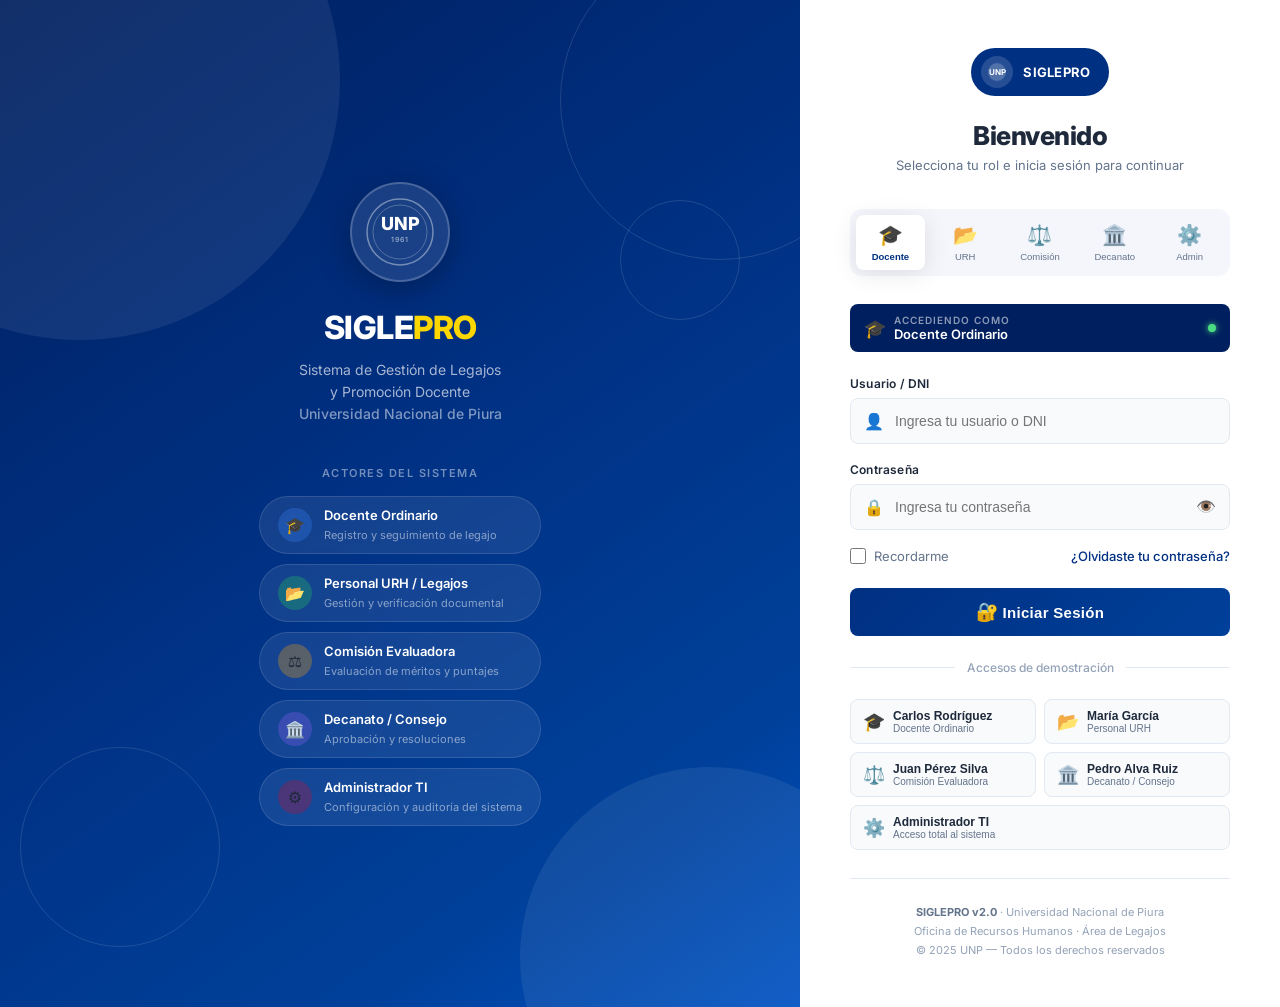
<file: interfaces/login.html>
<!DOCTYPE html>
<html lang="es">
<head>
  <meta charset="UTF-8" />
  <meta name="viewport" content="width=device-width, initial-scale=1.0" />
  <title>SIGLEPRO · Inicio de Sesión — UNP</title>
  <meta name="description" content="Acceso al Sistema de Gestión de Legajos y Promoción Docente de la Universidad Nacional de Piura." />
  <link rel="preconnect" href="https://fonts.googleapis.com" />
  <link href="https://fonts.googleapis.com/css2?family=Inter:wght@300;400;500;600;700;800&display=swap" rel="stylesheet" />
  <style>
    /* =============================================
       SIGLEPRO · LOGIN — styles
    ============================================= */
    :root {
      --clr-primary:       #003082;
      --clr-primary-dark:  #001f5e;
      --clr-primary-mid:   #00409a;
      --clr-accent:        #C8102E;
      --clr-accent-hover:  #a00d24;
      --clr-bg:            #F4F6FB;
      --clr-surface:       #ffffff;
      --clr-border:        #E2E8F0;
      --clr-text:          #1E293B;
      --clr-text-muted:    #64748B;
      --clr-text-light:    #94A3B8;
      --radius:            12px;
      --radius-sm:         8px;
      --shadow:            0 4px 24px rgba(0,0,0,.10);
      --shadow-lg:         0 12px 48px rgba(0,0,0,.18);
      --transition:        0.25s ease;
    }

    *, *::before, *::after { box-sizing: border-box; margin: 0; padding: 0; }
    html { scroll-behavior: smooth; }

    body {
      font-family: 'Inter', system-ui, sans-serif;
      min-height: 100vh;
      display: flex;
      background: #F4F6FB;
      color: var(--clr-text);
      overflow: hidden;
    }

    /* ---- Left panel ---- */
    .login-left {
      flex: 1;
      position: relative;
      background: linear-gradient(145deg, #001f5e 0%, #003082 45%, #00409a 80%, #0052c2 100%);
      display: flex;
      flex-direction: column;
      justify-content: center;
      align-items: center;
      padding: 60px 40px;
      overflow: hidden;
    }

    .login-left::before,
    .login-left::after {
      content: '';
      position: absolute;
      border-radius: 50%;
      opacity: 0.07;
    }
    .login-left::before {
      width: 520px; height: 520px;
      background: #fff;
      top: -180px; left: -180px;
    }
    .login-left::after {
      width: 380px; height: 380px;
      background: #fff;
      bottom: -140px; right: -100px;
    }

    .deco-ring {
      position: absolute;
      border-radius: 50%;
      border: 1.5px solid rgba(255,255,255,.12);
    }
    .deco-ring-1 { width: 320px; height: 320px; top: -60px; right: -80px; }
    .deco-ring-2 { width: 200px; height: 200px; bottom: 60px; left: 20px; }
    .deco-ring-3 { width: 120px; height: 120px; top: 200px; right: 60px; }

    .left-content {
      position: relative;
      z-index: 2;
      text-align: center;
      max-width: 380px;
    }

    .unp-emblem {
      width: 100px;
      height: 100px;
      border-radius: 50%;
      background: rgba(255,255,255,.10);
      border: 2px solid rgba(255,255,255,.20);
      display: flex;
      align-items: center;
      justify-content: center;
      margin: 0 auto 28px;
      backdrop-filter: blur(8px);
      box-shadow: 0 8px 32px rgba(0,0,0,.25);
      animation: emblemFloat 4s ease-in-out infinite;
    }
    @keyframes emblemFloat {
      0%, 100% { transform: translateY(0px); }
      50%       { transform: translateY(-8px); }
    }

    .left-title {
      font-size: 32px;
      font-weight: 800;
      color: #fff;
      letter-spacing: -0.5px;
      line-height: 1.15;
      margin-bottom: 12px;
    }
    .left-title span { color: #FFD700; }

    .left-subtitle {
      font-size: 14px;
      color: rgba(255,255,255,.65);
      line-height: 1.6;
      margin-bottom: 40px;
    }

    .actors-label {
      font-size: 11px;
      font-weight: 600;
      color: rgba(255,255,255,.45);
      letter-spacing: 1.5px;
      text-transform: uppercase;
      margin-bottom: 16px;
    }

    .actors-grid {
      display: flex;
      flex-direction: column;
      gap: 10px;
      width: 100%;
    }

    .actor-pill {
      display: flex;
      align-items: center;
      gap: 12px;
      background: rgba(255,255,255,.08);
      border: 1px solid rgba(255,255,255,.12);
      border-radius: 50px;
      padding: 10px 18px;
      backdrop-filter: blur(6px);
      transition: background var(--transition), transform var(--transition);
    }
    .actor-pill:hover {
      background: rgba(255,255,255,.15);
      transform: translateX(4px);
    }

    .actor-icon {
      width: 34px; height: 34px;
      border-radius: 50%;
      display: flex;
      align-items: center;
      justify-content: center;
      font-size: 16px;
      flex-shrink: 0;
    }
    .actor-icon.docente  { background: rgba(59,130,246,.3); }
    .actor-icon.urh      { background: rgba(34,197,94,.3); }
    .actor-icon.comision { background: rgba(245,158,11,.3); }
    .actor-icon.decanato { background: rgba(139,92,246,.3); }
    .actor-icon.admin    { background: rgba(200,16,46,.3); }

    .actor-info { text-align: left; }
    .actor-name { font-size: 13px; font-weight: 600; color: #fff; display: block; }
    .actor-desc { font-size: 11px; color: rgba(255,255,255,.50); }

    /* ---- Right panel ---- */
    .login-right {
      width: 480px;
      flex-shrink: 0;
      display: flex;
      flex-direction: column;
      justify-content: center;
      align-items: center;
      padding: 48px 40px;
      background: #fff;
      overflow-y: auto;
    }

    .login-card {
      width: 100%;
      max-width: 380px;
      animation: slideUp .5s cubic-bezier(.16,1,.3,1) both;
    }
    @keyframes slideUp {
      from { opacity: 0; transform: translateY(24px); }
      to   { opacity: 1; transform: translateY(0); }
    }

    .login-header { text-align: center; margin-bottom: 36px; }

    .logo-badge {
      display: inline-flex;
      align-items: center;
      gap: 10px;
      background: var(--clr-primary);
      border-radius: 50px;
      padding: 8px 18px 8px 10px;
      margin-bottom: 24px;
    }
    .logo-badge-icon {
      width: 32px; height: 32px;
      border-radius: 50%;
      background: rgba(255,255,255,.15);
      display: flex; align-items: center; justify-content: center;
    }
    .logo-badge-text { font-size: 13px; font-weight: 700; color: #fff; letter-spacing: 0.3px; }

    .login-title {
      font-size: 26px; font-weight: 800;
      color: var(--clr-text); letter-spacing: -0.5px; margin-bottom: 6px;
    }
    .login-desc { font-size: 13px; color: var(--clr-text-muted); }

    /* Role tabs */
    .role-tabs {
      display: grid;
      grid-template-columns: repeat(5, 1fr);
      gap: 6px;
      background: #F4F6FB;
      border-radius: var(--radius);
      padding: 6px;
      margin-bottom: 28px;
    }

    .role-tab {
      display: flex;
      flex-direction: column;
      align-items: center;
      gap: 4px;
      padding: 8px 4px;
      border-radius: var(--radius-sm);
      cursor: pointer;
      border: none;
      background: transparent;
      transition: background var(--transition);
      position: relative;
    }
    .role-tab:hover { background: rgba(0,48,130,.08); }
    .role-tab.active { background: #fff; box-shadow: var(--shadow); }
    .role-tab.active .rt-icon { color: var(--clr-primary); }
    .role-tab.active .rt-label { color: var(--clr-primary); font-weight: 600; }

    .rt-icon  { font-size: 20px; color: var(--clr-text-muted); transition: color var(--transition); }
    .rt-label { font-size: 9.5px; color: var(--clr-text-muted); font-weight: 500; text-align: center; line-height: 1.2; transition: color var(--transition); }

    .role-tab::after {
      content: attr(data-tooltip);
      position: absolute;
      bottom: calc(100% + 8px);
      left: 50%;
      transform: translateX(-50%);
      background: var(--clr-text);
      color: #fff;
      font-size: 11px;
      padding: 4px 8px;
      border-radius: 6px;
      white-space: nowrap;
      opacity: 0;
      pointer-events: none;
      transition: opacity var(--transition);
    }
    .role-tab:hover::after { opacity: 1; }

    /* Current role badge */
    .current-role-badge {
      display: flex;
      align-items: center;
      gap: 8px;
      background: var(--clr-primary-dark);
      border-radius: 8px;
      padding: 10px 14px;
      margin-bottom: 24px;
    }
    .crb-icon { font-size: 18px; }
    .crb-info { flex: 1; }
    .crb-label { font-size: 10px; font-weight: 600; letter-spacing: 1px; text-transform: uppercase; color: rgba(255,255,255,.55); display: block; }
    .crb-name  { font-size: 13px; font-weight: 600; color: #fff; display: block; }
    .crb-dot   { width: 8px; height: 8px; border-radius: 50%; background: #4ade80; box-shadow: 0 0 6px #4ade80; }

    /* Form */
    .form-group { margin-bottom: 18px; }
    .form-label { display: block; font-size: 12px; font-weight: 600; color: var(--clr-text); margin-bottom: 7px; letter-spacing: 0.2px; }

    .input-wrapper { position: relative; }
    .input-icon {
      position: absolute; left: 14px; top: 50%; transform: translateY(-50%);
      font-size: 16px; color: var(--clr-text-light); pointer-events: none;
      transition: color var(--transition);
    }
    .input-wrapper:focus-within .input-icon { color: var(--clr-primary); }

    .form-input {
      width: 100%; height: 46px;
      background: #F8FAFC;
      border: 1.5px solid var(--clr-border);
      border-radius: var(--radius-sm);
      padding: 0 14px 0 44px;
      font-size: 14px; color: var(--clr-text);
      transition: border-color var(--transition), box-shadow var(--transition), background var(--transition);
      outline: none;
    }
    .form-input:focus {
      border-color: var(--clr-primary);
      background: #fff;
      box-shadow: 0 0 0 3px rgba(0,48,130,.10);
    }

    .toggle-pass {
      position: absolute; right: 14px; top: 50%; transform: translateY(-50%);
      background: none; border: none; cursor: pointer;
      font-size: 16px; color: var(--clr-text-light); padding: 0; line-height: 1;
      transition: color var(--transition);
    }
    .toggle-pass:hover { color: var(--clr-primary); }
    .pass-input { padding-right: 44px; }

    .form-extras {
      display: flex; align-items: center; justify-content: space-between; margin-bottom: 24px;
    }
    .checkbox-wrap { display: flex; align-items: center; gap: 8px; cursor: pointer; }
    .checkbox-wrap input[type="checkbox"] { width: 16px; height: 16px; accent-color: var(--clr-primary); cursor: pointer; }
    .checkbox-wrap span { font-size: 13px; color: var(--clr-text-muted); }
    .forgot-link { font-size: 13px; font-weight: 500; color: var(--clr-primary); cursor: pointer; transition: color var(--transition); }
    .forgot-link:hover { color: var(--clr-accent); }

    .btn-login {
      width: 100%; height: 48px;
      background: linear-gradient(135deg, var(--clr-primary) 0%, var(--clr-primary-mid) 100%);
      border: none; border-radius: var(--radius-sm);
      color: #fff; font-size: 15px; font-weight: 700;
      cursor: pointer; letter-spacing: 0.3px;
      transition: all var(--transition);
      position: relative; overflow: hidden;
      display: flex; align-items: center; justify-content: center; gap: 8px;
    }
    .btn-login::before {
      content: ''; position: absolute; inset: 0;
      background: linear-gradient(135deg, rgba(255,255,255,.15) 0%, transparent 60%);
      opacity: 0; transition: opacity var(--transition);
    }
    .btn-login:hover { transform: translateY(-2px); box-shadow: 0 8px 24px rgba(0,48,130,.35); }
    .btn-login:hover::before { opacity: 1; }
    .btn-login:active { transform: translateY(0); }
    .btn-login-icon { font-size: 18px; }

    .spinner {
      display: none; width: 18px; height: 18px;
      border: 2.5px solid rgba(255,255,255,.35);
      border-top-color: #fff; border-radius: 50%;
      animation: spin .7s linear infinite;
    }
    @keyframes spin { to { transform: rotate(360deg); } }
    .btn-login.loading .btn-text { display: none; }
    .btn-login.loading .spinner { display: block; }

    /* Error */
    .error-msg {
      display: none;
      background: #FEE2E2; border: 1px solid #FCA5A5;
      border-radius: var(--radius-sm); padding: 10px 14px;
      font-size: 13px; color: #B91C1C; margin-bottom: 18px;
      align-items: center; gap: 8px;
    }
    .error-msg.visible { display: flex; }

    /* Divider */
    .divider {
      display: flex; align-items: center; gap: 12px; margin: 24px 0;
    }
    .divider::before, .divider::after { content: ''; flex: 1; height: 1px; background: var(--clr-border); }
    .divider span { font-size: 12px; color: var(--clr-text-light); font-weight: 500; }

    /* Demo grid */
    .demo-grid { display: grid; grid-template-columns: 1fr 1fr; gap: 8px; }

    .demo-btn {
      display: flex; align-items: center; gap: 8px;
      padding: 9px 12px;
      background: #F8FAFC; border: 1.5px solid var(--clr-border);
      border-radius: var(--radius-sm); cursor: pointer;
      transition: all var(--transition); text-align: left;
    }
    .demo-btn:hover { border-color: var(--clr-primary); background: var(--clr-primary); }
    .demo-btn:hover .demo-name,
    .demo-btn:hover .demo-role { color: #fff; }
    .demo-icon { font-size: 18px; }
    .demo-name { font-size: 12px; font-weight: 600; color: var(--clr-text); display: block; transition: color var(--transition); }
    .demo-role { font-size: 10px; color: var(--clr-text-muted); display: block; transition: color var(--transition); }

    /* Footer */
    .login-footer {
      text-align: center; margin-top: 28px; padding-top: 24px;
      border-top: 1px solid var(--clr-border);
    }
    .login-footer p { font-size: 11px; color: var(--clr-text-light); line-height: 1.7; }
    .login-footer strong { color: var(--clr-text-muted); }

    /* Toast */
    #toast {
      position: fixed; bottom: 28px; right: 28px;
      background: var(--clr-text); color: #fff;
      padding: 12px 20px; border-radius: var(--radius-sm);
      font-size: 13px; font-weight: 500;
      box-shadow: var(--shadow-lg);
      transform: translateY(80px); opacity: 0;
      transition: all 0.35s cubic-bezier(.17,.67,.38,1.3);
      z-index: 999; display: flex; align-items: center; gap: 8px;
    }
    #toast.show { transform: translateY(0); opacity: 1; }
    #toast.success { background: #166534; }
    #toast.error   { background: #991b1b; }
    #toast.info    { background: #1d4ed8; }

    /* Responsive */
    @media (max-width: 900px) {
      body { flex-direction: column; overflow: auto; }
      .login-left { display: none; }
      .login-right { width: 100%; min-height: 100vh; padding: 32px 24px; }
    }
    @media (max-width: 400px) {
      .role-tabs { grid-template-columns: repeat(3, 1fr); }
      .demo-grid { grid-template-columns: 1fr; }
    }
  </style>
</head>
<body>

  <!-- ========== LEFT PANEL ========== -->
  <div class="login-left">
    <div class="deco-ring deco-ring-1"></div>
    <div class="deco-ring deco-ring-2"></div>
    <div class="deco-ring deco-ring-3"></div>

    <div class="left-content">
      <!-- UNP Emblem -->
      <div class="unp-emblem">
        <svg width="70" height="70" viewBox="0 0 70 70" fill="none">
          <circle cx="35" cy="35" r="33" stroke="rgba(255,255,255,.4)" stroke-width="1.5"/>
          <circle cx="35" cy="35" r="27" stroke="rgba(255,255,255,.25)" stroke-width="1"/>
          <text x="50%" y="40%" text-anchor="middle" dominant-baseline="middle"
                fill="white" font-size="18" font-weight="800" font-family="Inter">UNP</text>
          <text x="50%" y="62%" text-anchor="middle" dominant-baseline="middle"
                fill="rgba(255,255,255,.6)" font-size="7" font-weight="500" font-family="Inter"
                letter-spacing="1">1961</text>
        </svg>
      </div>

      <h1 class="left-title">SIGLE<span>PRO</span></h1>
      <p class="left-subtitle">
        Sistema de Gestión de Legajos<br>y Promoción Docente<br>
        <strong style="color:rgba(255,255,255,.5);font-weight:500;">Universidad Nacional de Piura</strong>
      </p>

      <p class="actors-label">Actores del sistema</p>

      <div class="actors-grid">
        <div class="actor-pill">
          <div class="actor-icon docente">🎓</div>
          <div class="actor-info">
            <span class="actor-name">Docente Ordinario</span>
            <span class="actor-desc">Registro y seguimiento de legajo</span>
          </div>
        </div>
        <div class="actor-pill">
          <div class="actor-icon urh">📂</div>
          <div class="actor-info">
            <span class="actor-name">Personal URH / Legajos</span>
            <span class="actor-desc">Gestión y verificación documental</span>
          </div>
        </div>
        <div class="actor-pill">
          <div class="actor-icon comision">⚖️</div>
          <div class="actor-info">
            <span class="actor-name">Comisión Evaluadora</span>
            <span class="actor-desc">Evaluación de méritos y puntajes</span>
          </div>
        </div>
        <div class="actor-pill">
          <div class="actor-icon decanato">🏛️</div>
          <div class="actor-info">
            <span class="actor-name">Decanato / Consejo</span>
            <span class="actor-desc">Aprobación y resoluciones</span>
          </div>
        </div>
        <div class="actor-pill">
          <div class="actor-icon admin">⚙️</div>
          <div class="actor-info">
            <span class="actor-name">Administrador TI</span>
            <span class="actor-desc">Configuración y auditoría del sistema</span>
          </div>
        </div>
      </div>
    </div>
  </div>

  <!-- ========== RIGHT PANEL (FORM) ========== -->
  <div class="login-right">
    <div class="login-card">

      <!-- Header -->
      <div class="login-header">
        <div class="logo-badge">
          <div class="logo-badge-icon">
            <svg width="18" height="18" viewBox="0 0 18 18" fill="none">
              <circle cx="9" cy="9" r="9" fill="rgba(255,255,255,.2)"/>
              <text x="50%" y="54%" text-anchor="middle" dominant-baseline="middle"
                    fill="white" font-size="8" font-weight="700" font-family="Inter">UNP</text>
            </svg>
          </div>
          <span class="logo-badge-text">SIGLEPRO</span>
        </div>
        <h2 class="login-title">Bienvenido</h2>
        <p class="login-desc">Selecciona tu rol e inicia sesión para continuar</p>
      </div>

      <!-- Role Selector Tabs -->
      <div class="role-tabs" id="role-tabs" role="tablist" aria-label="Selector de rol">
        <button class="role-tab active" id="tab-docente" role="tab" aria-selected="true"
                data-role="docente" data-tooltip="Docente Ordinario"
                onclick="selectRole('docente', this)">
          <span class="rt-icon">🎓</span>
          <span class="rt-label">Docente</span>
        </button>
        <button class="role-tab" id="tab-urh" role="tab" aria-selected="false"
                data-role="urh" data-tooltip="Personal URH / Legajos"
                onclick="selectRole('urh', this)">
          <span class="rt-icon">📂</span>
          <span class="rt-label">URH</span>
        </button>
        <button class="role-tab" id="tab-comision" role="tab" aria-selected="false"
                data-role="comision" data-tooltip="Comisión Evaluadora"
                onclick="selectRole('comision', this)">
          <span class="rt-icon">⚖️</span>
          <span class="rt-label">Comisión</span>
        </button>
        <button class="role-tab" id="tab-decanato" role="tab" aria-selected="false"
                data-role="decanato" data-tooltip="Decanato / Consejo"
                onclick="selectRole('decanato', this)">
          <span class="rt-icon">🏛️</span>
          <span class="rt-label">Decanato</span>
        </button>
        <button class="role-tab" id="tab-admin" role="tab" aria-selected="false"
                data-role="admin" data-tooltip="Administrador TI"
                onclick="selectRole('admin', this)">
          <span class="rt-icon">⚙️</span>
          <span class="rt-label">Admin</span>
        </button>
      </div>

      <!-- Current Role Badge -->
      <div class="current-role-badge" id="current-role-badge">
        <span class="crb-icon" id="crb-icon">🎓</span>
        <div class="crb-info">
          <span class="crb-label">Accediendo como</span>
          <span class="crb-name" id="crb-name">Docente Ordinario</span>
        </div>
        <div class="crb-dot"></div>
      </div>

      <!-- Error message -->
      <div class="error-msg" id="error-msg" role="alert">
        <span>⚠️</span>
        <span id="error-text">Usuario o contraseña incorrectos.</span>
      </div>

      <!-- Login Form -->
      <form id="login-form" novalidate onsubmit="handleLogin(event)">

        <div class="form-group">
          <label class="form-label" for="input-user">Usuario / DNI</label>
          <div class="input-wrapper">
            <input id="input-user" class="form-input" type="text"
                   placeholder="Ingresa tu usuario o DNI"
                   autocomplete="username" required />
            <span class="input-icon">👤</span>
          </div>
        </div>

        <div class="form-group">
          <label class="form-label" for="input-pass">Contraseña</label>
          <div class="input-wrapper">
            <input id="input-pass" class="form-input pass-input" type="password"
                   placeholder="Ingresa tu contraseña"
                   autocomplete="current-password" required />
            <span class="input-icon">🔒</span>
            <button type="button" class="toggle-pass" id="toggle-pass"
                    aria-label="Mostrar contraseña" onclick="togglePassword()">👁️</button>
          </div>
        </div>

        <div class="form-extras">
          <label class="checkbox-wrap">
            <input type="checkbox" id="remember-me" />
            <span>Recordarme</span>
          </label>
          <span class="forgot-link" onclick="showForgot()">¿Olvidaste tu contraseña?</span>
        </div>

        <button type="submit" class="btn-login" id="btn-login">
          <span class="btn-text">
            <span class="btn-login-icon">🔐</span>
            Iniciar Sesión
          </span>
          <div class="spinner"></div>
        </button>

      </form>

      <!-- Divider + Demo accounts -->
      <div class="divider"><span>Accesos de demostración</span></div>

      <div class="demo-grid">
        <button class="demo-btn" onclick="quickLogin('docente')" id="demo-docente">
          <span class="demo-icon">🎓</span>
          <div>
            <span class="demo-name">Carlos Rodríguez</span>
            <span class="demo-role">Docente Ordinario</span>
          </div>
        </button>
        <button class="demo-btn" onclick="quickLogin('urh')" id="demo-urh">
          <span class="demo-icon">📂</span>
          <div>
            <span class="demo-name">María García</span>
            <span class="demo-role">Personal URH</span>
          </div>
        </button>
        <button class="demo-btn" onclick="quickLogin('comision')" id="demo-comision">
          <span class="demo-icon">⚖️</span>
          <div>
            <span class="demo-name">Juan Pérez Silva</span>
            <span class="demo-role">Comisión Evaluadora</span>
          </div>
        </button>
        <button class="demo-btn" onclick="quickLogin('decanato')" id="demo-decanato">
          <span class="demo-icon">🏛️</span>
          <div>
            <span class="demo-name">Pedro Alva Ruiz</span>
            <span class="demo-role">Decanato / Consejo</span>
          </div>
        </button>
        <button class="demo-btn" onclick="quickLogin('admin')" id="demo-admin"
                style="grid-column: span 2;">
          <span class="demo-icon">⚙️</span>
          <div>
            <span class="demo-name">Administrador TI</span>
            <span class="demo-role">Acceso total al sistema</span>
          </div>
        </button>
      </div>

      <!-- Footer -->
      <div class="login-footer">
        <p>
          <strong>SIGLEPRO v2.0</strong> · Universidad Nacional de Piura<br>
          Oficina de Recursos Humanos · Área de Legajos<br>
          <span>© 2025 UNP — Todos los derechos reservados</span>
        </p>
      </div>

    </div>
  </div>

  <!-- Toast -->
  <div id="toast" role="status" aria-live="polite"></div>

  <script>
    // =============================================
    // SIGLEPRO · Login Logic
    // =============================================

    const roles = {
      docente:  { name: 'Docente Ordinario',      icon: '🎓', user: 'docente01',  pass: 'doc2025' },
      urh:      { name: 'Personal URH / Legajos', icon: '📂', user: 'urh01',      pass: 'urh2025' },
      comision: { name: 'Comisión Evaluadora',    icon: '⚖️', user: 'comision01', pass: 'com2025' },
      decanato: { name: 'Decanato / Consejo',     icon: '🏛️', user: 'decanato01', pass: 'dec2025' },
      admin:    { name: 'Administrador TI',       icon: '⚙️', user: 'admin',      pass: 'admin2025' },
    };

    let currentRole = 'docente';

    function selectRole(role, btn) {
      currentRole = role;

      document.querySelectorAll('.role-tab').forEach(t => {
        t.classList.remove('active');
        t.setAttribute('aria-selected', 'false');
      });
      btn.classList.add('active');
      btn.setAttribute('aria-selected', 'true');

      const r = roles[role];
      document.getElementById('crb-icon').textContent = r.icon;
      document.getElementById('crb-name').textContent = r.name;

      hideError();
    }

    let passVisible = false;
    function togglePassword() {
      passVisible = !passVisible;
      const inp = document.getElementById('input-pass');
      const btn = document.getElementById('toggle-pass');
      inp.type = passVisible ? 'text' : 'password';
      btn.textContent = passVisible ? '🙈' : '👁️';
    }

    function showError(msg) {
      const el = document.getElementById('error-msg');
      document.getElementById('error-text').textContent = msg;
      el.classList.add('visible');
    }
    function hideError() {
      document.getElementById('error-msg').classList.remove('visible');
    }

    function handleLogin(e) {
      e.preventDefault();
      hideError();

      const userInput = document.getElementById('input-user').value.trim();
      const passInput = document.getElementById('input-pass').value.trim();

      if (!userInput || !passInput) {
        showError('Por favor completa todos los campos.');
        return;
      }

      const btn = document.getElementById('btn-login');
      btn.classList.add('loading');
      btn.disabled = true;

      setTimeout(() => {
        btn.classList.remove('loading');
        btn.disabled = false;

        // Buscar en TODOS los roles (no solo el seleccionado)
        let matchedRole = null;
        for (const [roleKey, roleData] of Object.entries(roles)) {
          if (userInput === roleData.user && passInput === roleData.pass) {
            matchedRole = roleKey;
            break;
          }
        }

        if (matchedRole) {
          // Auto-cambiar el tab al rol correcto si es distinto
          if (matchedRole !== currentRole) {
            const tab = document.getElementById('tab-' + matchedRole);
            if (tab) selectRole(matchedRole, tab);
          }

          sessionStorage.setItem('siglepro_role', matchedRole);
          sessionStorage.setItem('siglepro_user', roles[matchedRole].name);

          showToast('✅ Bienvenido, ' + roles[matchedRole].name + ' · Redirigiendo...', 'success');

          setTimeout(() => {
            window.location.href = 'index.html?role=' + matchedRole;
          }, 1200);
        } else {
          showError('Usuario o contraseña incorrectos. Intenta de nuevo.');
          shakeField('input-pass');
        }
      }, 1400);
    }

    function quickLogin(role) {
      const tab = document.getElementById('tab-' + role);
      selectRole(role, tab);
      document.getElementById('input-user').value = roles[role].user;
      document.getElementById('input-pass').value = roles[role].pass;
      showToast('🎯 Credenciales de ' + roles[role].name + ' cargadas', 'info');
    }

    function shakeField(id) {
      const el = document.getElementById(id);
      el.style.animation = 'none';
      el.offsetHeight;
      el.style.animation = 'shake .4s ease';
    }

    function showForgot() {
      showToast('📧 Contacta soporte técnico: tic@unp.edu.pe', 'info');
    }

    let toastTimer;
    function showToast(msg, type) {
      const toast = document.getElementById('toast');
      toast.textContent = msg;
      toast.className = 'show ' + (type || '');
      clearTimeout(toastTimer);
      toastTimer = setTimeout(() => toast.classList.remove('show'), 3500);
    }

    // Init from session (if returning from main app)
    (function() {
      const saved = sessionStorage.getItem('siglepro_role');
      if (saved && roles[saved]) {
        const tab = document.getElementById('tab-' + saved);
        if (tab) selectRole(saved, tab);
      }
    })();

    // Shake keyframe
    const s = document.createElement('style');
    s.textContent = '@keyframes shake{0%,100%{transform:translateX(0)}20%{transform:translateX(-6px)}40%{transform:translateX(6px)}60%{transform:translateX(-4px)}80%{transform:translateX(4px)}}';
    document.head.appendChild(s);
  </script>
</body>
</html>
</file>
<file: interfaces/styles.css>
/* =========================================
   SIGLEPRO — UNP · Sistema de Gestión de
   Legajos y Promoción Docente
   Estilos principales — styles.css
   ========================================= */

/* --- Variables / Design Tokens --- */
:root {
  --clr-primary: #003082;       /* Azul UNP */
  --clr-primary-dark: #001f5e;
  --clr-primary-light: #e8edf7;
  --clr-accent: #C8102E;        /* Rojo UNP */
  --clr-accent-light: #fde8ec;

  --clr-bg: #F4F6FB;
  --clr-surface: #ffffff;
  --clr-border: #E2E8F0;
  --clr-border-strong: #CBD5E1;

  --clr-text: #1E293B;
  --clr-text-muted: #64748B;
  --clr-text-light: #94A3B8;

  --clr-green: #22C55E;
  --clr-green-bg: #DCFCE7;
  --clr-yellow: #F59E0B;
  --clr-yellow-bg: #FEF3C7;
  --clr-red: #EF4444;
  --clr-red-bg: #FEE2E2;
  --clr-blue: #3B82F6;
  --clr-blue-bg: #DBEAFE;
  --clr-purple: #8B5CF6;
  --clr-purple-bg: #EDE9FE;

  --sidebar-w: 260px;
  --topnav-h: 60px;
  --radius: 10px;
  --radius-sm: 6px;
  --shadow-sm: 0 1px 3px rgba(0,0,0,.08);
  --shadow: 0 4px 16px rgba(0,0,0,.08);
  --shadow-lg: 0 8px 32px rgba(0,0,0,.12);
  --transition: 0.2s ease;
}

/* --- Reset & Base --- */
*, *::before, *::after { box-sizing: border-box; margin: 0; padding: 0; }
html { scroll-behavior: smooth; }
body {
  font-family: 'Inter', system-ui, sans-serif;
  background: var(--clr-bg);
  color: var(--clr-text);
  font-size: 14px;
  line-height: 1.5;
}
input, select, textarea, button { font-family: inherit; }
button { cursor: pointer; border: none; background: none; }
a { color: inherit; text-decoration: none; }
table { border-collapse: collapse; width: 100%; }
ul { list-style: none; }

/* =========================================
   LAYOUT
   ========================================= */
.layout {
  display: flex;
  min-height: 100vh;
}
.main-wrapper {
  flex: 1;
  display: flex;
  flex-direction: column;
  margin-left: var(--sidebar-w);
  transition: margin-left var(--transition);
  min-width: 0;
}
.main-wrapper.sidebar-collapsed {
  margin-left: 0;
}
.content {
  flex: 1;
  padding: 2rem 2.5rem;
  overflow-x: hidden;
}

/* =========================================
   SIDEBAR
   ========================================= */
.sidebar {
  width: var(--sidebar-w);
  background: var(--clr-primary);
  display: flex;
  flex-direction: column;
  position: fixed;
  left: 0; top: 0; bottom: 0;
  z-index: 100;
  transition: transform var(--transition);
  box-shadow: 3px 0 24px rgba(0,48,130,.18);
}
.sidebar.collapsed { transform: translateX(-100%); }

/* Brand */
.sidebar-brand {
  display: flex;
  align-items: center;
  gap: .75rem;
  padding: 1.25rem 1rem 1rem;
  border-bottom: 1px solid rgba(255,255,255,.1);
}
.brand-logo { flex-shrink: 0; }
.brand-text { display: flex; flex-direction: column; }
.brand-title {
  font-size: 1rem;
  font-weight: 700;
  color: #fff;
  letter-spacing: .03em;
}
.brand-sub {
  font-size: .72rem;
  color: rgba(255,255,255,.6);
}

/* Role selector */
.role-selector {
  padding: .75rem 1rem;
  border-bottom: 1px solid rgba(255,255,255,.1);
}
.role-label {
  display: block;
  font-size: .72rem;
  color: rgba(255,255,255,.5);
  margin-bottom: .3rem;
  text-transform: uppercase;
  letter-spacing: .06em;
}
.role-selector select {
  width: 100%;
  background: rgba(255,255,255,.12);
  border: 1px solid rgba(255,255,255,.15);
  color: #fff;
  border-radius: var(--radius-sm);
  padding: .4rem .6rem;
  font-size: .8rem;
  cursor: pointer;
}
.role-selector select option { background: var(--clr-primary); }

/* Nav */
.sidebar-nav { flex: 1; padding: .75rem 0; overflow-y: auto; }
.sidebar-nav ul { display: flex; flex-direction: column; gap: .15rem; padding: 0 .75rem; }
.nav-item {
  display: flex;
  align-items: center;
  gap: .75rem;
  padding: .65rem .85rem;
  border-radius: var(--radius-sm);
  color: rgba(255,255,255,.75);
  cursor: pointer;
  transition: background var(--transition), color var(--transition);
  position: relative;
  font-size: .875rem;
}
.nav-item:hover { background: rgba(255,255,255,.1); color: #fff; }
.nav-item.active { background: rgba(255,255,255,.15); color: #fff; font-weight: 600; }
.nav-item.active::before {
  content: '';
  position: absolute;
  left: 0; top: 25%; bottom: 25%;
  width: 3px;
  background: var(--clr-accent);
  border-radius: 0 2px 2px 0;
}
.nav-icon { font-size: 1rem; flex-shrink: 0; }
.nav-text { flex: 1; }
.nav-badge {
  font-size: .7rem;
  font-weight: 700;
  padding: .1rem .45rem;
  border-radius: 99px;
  color: #fff;
}
.badge-yellow.nav-badge { background: var(--clr-yellow); }
.badge-red.nav-badge    { background: var(--clr-accent); }
.badge-blue.nav-badge   { background: var(--clr-blue); }
.badge-green.nav-badge  { background: var(--clr-green); }

/* Footer */
.sidebar-footer {
  display: flex;
  align-items: center;
  gap: .5rem;
  padding: 1rem;
  border-top: 1px solid rgba(255,255,255,.1);
}
.user-info { display: flex; align-items: center; gap: .6rem; flex: 1; min-width: 0; }
.user-avatar {
  width: 34px; height: 34px;
  border-radius: 50%;
  background: var(--clr-accent);
  color: #fff;
  font-size: .75rem;
  font-weight: 700;
  display: flex; align-items: center; justify-content: center;
  flex-shrink: 0;
}
.user-details { display: flex; flex-direction: column; min-width: 0; }
.user-name { font-size: .8rem; color: #fff; font-weight: 600; white-space: nowrap; overflow: hidden; text-overflow: ellipsis; }
.user-role { font-size: .7rem; color: rgba(255,255,255,.5); }
.btn-logout { color: rgba(255,255,255,.5); font-size: 1.1rem; padding: .3rem; border-radius: var(--radius-sm); transition: color var(--transition); }
.btn-logout:hover { color: #fff; }

/* =========================================
   TOP NAV
   ========================================= */
.topnav {
  height: var(--topnav-h);
  background: var(--clr-surface);
  border-bottom: 1px solid var(--clr-border);
  display: flex;
  align-items: center;
  gap: 1rem;
  padding: 0 2rem;
  position: sticky;
  top: 0;
  z-index: 50;
  box-shadow: var(--shadow-sm);
}
.sidebar-toggle {
  font-size: 1.2rem;
  color: var(--clr-text-muted);
  padding: .3rem .5rem;
  border-radius: var(--radius-sm);
  transition: background var(--transition);
  display: none;
}
.sidebar-toggle:hover { background: var(--clr-bg); }
.breadcrumb {
  display: flex;
  align-items: center;
  gap: .4rem;
  font-size: .85rem;
  color: var(--clr-text-muted);
  flex: 1;
}
.breadcrumb .sep { color: var(--clr-border-strong); }
.breadcrumb .current { color: var(--clr-text); font-weight: 600; }
.topnav-actions {
  display: flex;
  align-items: center;
  gap: .75rem;
  position: relative;
}
.btn-icon {
  position: relative;
  padding: .4rem .6rem;
  border-radius: var(--radius-sm);
  color: var(--clr-text-muted);
  font-size: 1.1rem;
  transition: background var(--transition);
}
.btn-icon:hover { background: var(--clr-bg); }
.notif-count {
  position: absolute;
  top: -2px; right: -4px;
  background: var(--clr-accent);
  color: #fff;
  font-size: .65rem;
  font-weight: 700;
  padding: 0 .3rem;
  border-radius: 99px;
  min-width: 16px;
  height: 16px;
  display: flex; align-items: center; justify-content: center;
}
.user-chip {
  display: flex;
  align-items: center;
  gap: .5rem;
  padding: .35rem .7rem;
  border-radius: var(--radius-sm);
  border: 1px solid var(--clr-border);
  cursor: pointer;
  font-size: .85rem;
  font-weight: 500;
  transition: background var(--transition);
}
.user-chip:hover { background: var(--clr-bg); }
.user-avatar-sm {
  width: 28px; height: 28px;
  border-radius: 50%;
  background: var(--clr-primary);
  color: #fff;
  font-size: .7rem;
  font-weight: 700;
  display: flex; align-items: center; justify-content: center;
}
/* Notif dropdown */
.notif-dropdown {
  position: absolute;
  top: calc(var(--topnav-h) - 4px);
  right: 0;
  width: 340px;
  background: var(--clr-surface);
  border: 1px solid var(--clr-border);
  border-radius: var(--radius);
  box-shadow: var(--shadow-lg);
  z-index: 200;
}
.notif-header {
  display: flex; justify-content: space-between; align-items: center;
  padding: .85rem 1rem;
  border-bottom: 1px solid var(--clr-border);
  font-size: .875rem;
}
.notif-header button { color: var(--clr-primary); font-size: .8rem; font-weight: 500; }
.notif-list { max-height: 280px; overflow-y: auto; }
.notif-item {
  display: flex; align-items: flex-start; gap: .75rem;
  padding: .85rem 1rem;
  border-bottom: 1px solid var(--clr-border);
  transition: background var(--transition);
  cursor: pointer;
}
.notif-item:hover { background: var(--clr-bg); }
.notif-item.unread { background: #F8FAFF; }
.notif-icon {
  width: 34px; height: 34px;
  border-radius: 50%;
  display: flex; align-items: center; justify-content: center;
  font-size: 1rem;
  flex-shrink: 0;
}
.notif-item p { font-size: .83rem; margin-bottom: .2rem; }
.notif-item small { color: var(--clr-text-muted); font-size: .75rem; }

/* =========================================
   VIEWS
   ========================================= */
.view { display: none; }
.view.active { display: block; }

.view-header {
  display: flex;
  justify-content: space-between;
  align-items: flex-start;
  margin-bottom: 1.75rem;
  gap: 1rem;
}
.view-header h1 {
  font-size: 1.6rem;
  font-weight: 700;
  color: var(--clr-text);
  line-height: 1.2;
}
.view-sub { color: var(--clr-text-muted); font-size: .875rem; margin-top: .25rem; }
.header-actions { display: flex; gap: .75rem; align-items: center; }

/* =========================================
   CARDS & COMMON COMPONENTS
   ========================================= */
.card {
  background: var(--clr-surface);
  border: 1px solid var(--clr-border);
  border-radius: var(--radius);
  box-shadow: var(--shadow-sm);
  padding: 1.25rem;
}
.card-header {
  display: flex;
  justify-content: space-between;
  align-items: center;
  margin-bottom: 1.25rem;
}
.card-header h3 { font-size: .975rem; font-weight: 600; }

/* Badges */
.badge {
  display: inline-flex; align-items: center;
  padding: .2rem .6rem;
  border-radius: 99px;
  font-size: .75rem;
  font-weight: 600;
  white-space: nowrap;
}
.badge-green  { background: var(--clr-green-bg);  color: #166534; }
.badge-yellow { background: var(--clr-yellow-bg); color: #92400E; }
.badge-red    { background: var(--clr-red-bg);    color: #991B1B; }
.badge-blue   { background: var(--clr-blue-bg);   color: #1D4ED8; }
.badge-purple { background: var(--clr-purple-bg); color: #5B21B6; }

/* Buttons */
.btn-primary {
  background: var(--clr-primary);
  color: #fff;
  padding: .55rem 1.1rem;
  border-radius: var(--radius-sm);
  font-weight: 600;
  font-size: .875rem;
  transition: background var(--transition), transform var(--transition);
  border: 2px solid transparent;
}
.btn-primary:hover { background: var(--clr-primary-dark); transform: translateY(-1px); }
.btn-outline {
  background: transparent;
  color: var(--clr-primary);
  border: 1.5px solid var(--clr-primary);
  padding: .5rem 1rem;
  border-radius: var(--radius-sm);
  font-weight: 600;
  font-size: .875rem;
  transition: background var(--transition);
}
.btn-outline:hover { background: var(--clr-primary-light); }
.btn-danger {
  background: var(--clr-accent);
  color: #fff;
  padding: .5rem 1rem;
  border-radius: var(--radius-sm);
  font-weight: 600;
  font-size: .875rem;
  transition: opacity var(--transition);
}
.btn-danger:hover { opacity: .85; }
.btn-sm { padding: .3rem .65rem; font-size: .78rem; }
.btn-link { background: none; color: var(--clr-primary); font-size: .82rem; font-weight: 500; }

/* Inputs */
.input-search {
  border: 1.5px solid var(--clr-border);
  border-radius: var(--radius-sm);
  padding: .5rem .85rem;
  font-size: .875rem;
  background: var(--clr-surface);
  color: var(--clr-text);
  transition: border-color var(--transition);
  outline: none;
}
.input-search:focus { border-color: var(--clr-primary); }
.select-filter {
  border: 1.5px solid var(--clr-border);
  border-radius: var(--radius-sm);
  padding: .5rem .75rem;
  font-size: .875rem;
  background: var(--clr-surface);
  color: var(--clr-text);
  cursor: pointer;
}

/* Filter row */
.filter-row {
  display: flex;
  gap: .75rem;
  align-items: center;
  margin-bottom: 1.25rem;
  flex-wrap: wrap;
}
.filter-row .input-search { flex: 1; min-width: 180px; }

/* Tables */
.data-table { width: 100%; }
.data-table th {
  padding: .65rem 1rem;
  text-align: left;
  font-size: .78rem;
  font-weight: 600;
  color: var(--clr-text-muted);
  text-transform: uppercase;
  letter-spacing: .04em;
  background: var(--clr-bg);
  border-bottom: 1px solid var(--clr-border);
}
.data-table td {
  padding: .75rem 1rem;
  border-bottom: 1px solid var(--clr-border);
  font-size: .85rem;
  vertical-align: middle;
}
.data-table tr:last-child td { border-bottom: none; }
.data-table tbody tr:hover { background: #FAFBFF; }

/* Progress bar */
.prog-bar {
  height: 8px;
  background: var(--clr-border);
  border-radius: 99px;
  overflow: hidden;
  min-width: 80px;
  display: inline-block;
  vertical-align: middle;
  margin-right: .5rem;
}
.prog-bar.large { height: 10px; width: 100%; display: block; margin-right: 0; margin-bottom: .4rem; }
.prog-fill { height: 100%; border-radius: 99px; transition: width .6s ease; }

/* =========================================
   DASHBOARD
   ========================================= */
.stat-grid {
  display: grid;
  grid-template-columns: repeat(4, 1fr);
  gap: 1.25rem;
  margin-bottom: 1.75rem;
}
.stat-card {
  background: var(--clr-surface);
  border: 1px solid var(--clr-border);
  border-radius: var(--radius);
  padding: 1.25rem;
  display: flex;
  gap: 1rem;
  align-items: center;
  box-shadow: var(--shadow-sm);
  transition: box-shadow var(--transition), transform var(--transition);
}
.stat-card:hover { box-shadow: var(--shadow); transform: translateY(-2px); }
.stat-icon {
  width: 48px; height: 48px;
  border-radius: var(--radius-sm);
  display: flex; align-items: center; justify-content: center;
  font-size: 1.4rem;
  flex-shrink: 0;
}
.stat-info { display: flex; flex-direction: column; }
.stat-label { font-size: .78rem; color: var(--clr-text-muted); font-weight: 500; }
.stat-value { font-size: 1.75rem; font-weight: 700; line-height: 1.2; color: var(--clr-text); }
.stat-change { font-size: .75rem; margin-top: .1rem; }
.stat-change.positive { color: #166534; }
.stat-change.negative { color: #991B1B; }
.stat-change.neutral { color: var(--clr-text-muted); }

/* Charts row */
.charts-row {
  display: grid;
  grid-template-columns: 1fr 2fr 1.2fr;
  gap: 1.25rem;
}
.chart-card { }
.flex-2 { }

/* Donut */
.donut-wrap { display: flex; align-items: center; gap: 1.25rem; }
.donut-legend { display: flex; flex-direction: column; gap: .5rem; }
.legend-item { display: flex; align-items: center; gap: .5rem; font-size: .82rem; }
.legend-item strong { margin-left: auto; font-weight: 700; padding-left: .5rem; }
.dot { width: 10px; height: 10px; border-radius: 50%; flex-shrink: 0; }

/* Bar chart */
.bar-chart {
  display: flex;
  align-items: flex-end;
  gap: .75rem;
  height: 180px;
  padding: .5rem 0;
}
.bar-group {
  flex: 1;
  display: flex;
  flex-direction: column;
  align-items: center;
  gap: .3rem;
  height: 100%;
  justify-content: flex-end;
}
.bar-wrap {
  width: 100%;
  height: 150px;
  display: flex;
  align-items: flex-end;
  background: var(--clr-bg);
  border-radius: var(--radius-sm) var(--radius-sm) 0 0;
}
.bar-fill {
  width: 100%;
  border-radius: var(--radius-sm) var(--radius-sm) 0 0;
  transition: height .5s ease;
}
.bar-value { font-size: .78rem; font-weight: 700; }
.bar-label { font-size: .7rem; color: var(--clr-text-muted); text-align: center; }

/* Activity */
.activity-card { }
.activity-list { display: flex; flex-direction: column; gap: .5rem; }
.activity-item {
  display: flex;
  align-items: center;
  gap: .75rem;
  padding: .6rem;
  border-radius: var(--radius-sm);
  transition: background var(--transition);
}
.activity-item:hover { background: var(--clr-bg); }
.activity-dot {
  width: 8px; height: 8px;
  border-radius: 50%;
  flex-shrink: 0;
}
.activity-dot.verified { background: var(--clr-green); }
.activity-dot.pending  { background: var(--clr-yellow); }
.activity-dot.observed { background: var(--clr-red); }
.activity-dot.info     { background: var(--clr-blue); }
.activity-body { flex: 1; min-width: 0; }
.activity-body p { font-size: .82rem; white-space: nowrap; overflow: hidden; text-overflow: ellipsis; }
.activity-body small { font-size: .74rem; color: var(--clr-text-muted); }

/* Progress table */
.progress-table { overflow-x: auto; }
.progress-table table { font-size: .85rem; }
.progress-table th, .progress-table td { padding: .65rem .85rem; }

/* =========================================
   LEGAJO
   ========================================= */
.legajo-strip {
  display: flex;
  gap: 0;
  background: var(--clr-surface);
  border: 1px solid var(--clr-border);
  border-radius: var(--radius);
  padding: 1rem 1.5rem;
  margin-bottom: 1.5rem;
  box-shadow: var(--shadow-sm);
  flex-wrap: wrap;
  gap: 1.5rem;
}
.legajo-info-item { display: flex; flex-direction: column; gap: .2rem; }
.li-label { font-size: .74rem; color: var(--clr-text-muted); text-transform: uppercase; letter-spacing: .05em; }
.li-value { font-size: .925rem; font-weight: 600; }
.li-value.puntaje { color: var(--clr-primary); font-size: 1.05rem; }

/* Tabs */
.tab-bar { display: flex; gap: .25rem; border-bottom: 2px solid var(--clr-border); margin-bottom: 1.25rem; }
.tab {
  padding: .6rem 1.1rem;
  font-size: .875rem;
  font-weight: 500;
  color: var(--clr-text-muted);
  border-bottom: 2px solid transparent;
  margin-bottom: -2px;
  transition: color var(--transition), border-color var(--transition);
  border-radius: var(--radius-sm) var(--radius-sm) 0 0;
}
.tab:hover { color: var(--clr-primary); }
.tab.active { color: var(--clr-primary); border-bottom-color: var(--clr-primary); font-weight: 600; }
.tab-content.hidden { display: none; }

/* Merit cards */
.merit-cards { display: flex; flex-direction: column; gap: 1rem; }
.merit-card {
  background: var(--clr-surface);
  border: 1px solid var(--clr-border);
  border-radius: var(--radius);
  padding: 1.1rem;
  box-shadow: var(--shadow-sm);
  border-left: 4px solid transparent;
  transition: box-shadow var(--transition);
}
.merit-card:hover { box-shadow: var(--shadow); }
.merit-card.verified { border-left-color: var(--clr-green); }
.merit-card.pending  { border-left-color: var(--clr-yellow); }
.merit-card.observed { border-left-color: var(--clr-accent); }
.merit-card-top { display: flex; align-items: flex-start; gap: .85rem; margin-bottom: .75rem; }
.merit-type-icon {
  width: 40px; height: 40px;
  background: var(--clr-bg);
  border-radius: var(--radius-sm);
  display: flex; align-items: center; justify-content: center;
  font-size: 1.2rem;
  flex-shrink: 0;
}
.merit-info { flex: 1; }
.merit-info strong { display: block; font-size: .9rem; font-weight: 600; }
.merit-info span { font-size: .8rem; color: var(--clr-text-muted); }
.merit-card-bottom { display: flex; justify-content: space-between; align-items: center; }
.merit-pts { font-size: .8rem; color: var(--clr-text-muted); }
.merit-actions { display: flex; gap: .5rem; }
.verified-by { font-size: .75rem; color: var(--clr-green); margin-top: .5rem; }
.pending-note { font-size: .75rem; color: var(--clr-yellow); margin-top: .5rem; }
.observed-note { font-size: .75rem; color: var(--clr-accent); margin-top: .5rem; font-weight: 500; }

/* Timeline */
.timeline-list { display: flex; flex-direction: column; gap: 0; }
.timeline-item {
  display: flex;
  gap: 1rem;
  position: relative;
  padding-bottom: 1.5rem;
}
.timeline-item:last-child { padding-bottom: 0; }
.timeline-item::after {
  content: '';
  position: absolute;
  left: 11px; top: 24px; bottom: 0;
  width: 2px;
  background: var(--clr-border);
}
.timeline-item:last-child::after { display: none; }
.tl-dot {
  width: 24px; height: 24px;
  border-radius: 50%;
  background: var(--clr-border);
  border: 3px solid var(--clr-surface);
  box-shadow: 0 0 0 2px var(--clr-border);
  flex-shrink: 0;
  z-index: 1;
}
.tl-dot.active { background: var(--clr-primary); box-shadow: 0 0 0 2px var(--clr-primary); }
.tl-body { flex: 1; background: var(--clr-surface); border: 1px solid var(--clr-border); border-radius: var(--radius); padding: .85rem; }
.tl-body strong { display: block; font-size: .9rem; }
.tl-body p { font-size: .82rem; color: var(--clr-text-muted); margin: .3rem 0; }
.tl-date { font-size: .78rem; color: var(--clr-text-light); }

/* Solicitudes */
.solicitud-card {
  background: var(--clr-surface);
  border: 1.5px solid var(--clr-border);
  border-radius: var(--radius);
  padding: 1.25rem;
}
.sol-header { display: flex; justify-content: space-between; align-items: center; margin-bottom: .85rem; }
.sol-info-row { display: flex; gap: 1.5rem; flex-wrap: wrap; margin-bottom: .5rem; font-size: .85rem; }
.sol-footer { margin-top: 1rem; border-top: 1px solid var(--clr-border); padding-top: .85rem; }

/* =========================================
   CONVOCATORIAS
   ========================================= */
.conv-grid { display: flex; flex-direction: column; gap: 1.25rem; }
.conv-card {
  background: var(--clr-surface);
  border: 1px solid var(--clr-border);
  border-radius: var(--radius);
  padding: 1.4rem;
  box-shadow: var(--shadow-sm);
  transition: box-shadow var(--transition);
}
.conv-card:hover { box-shadow: var(--shadow); }
.conv-card.conv-active { border-left: 4px solid var(--clr-primary); }
.conv-card.conv-open { border-left: 4px solid var(--clr-blue); }
.conv-card-header { display: flex; justify-content: space-between; align-items: center; margin-bottom: .6rem; }
.conv-code { font-size: 1rem; font-weight: 700; color: var(--clr-primary); }
.conv-dots { color: var(--clr-text-muted); font-size: 1.2rem; cursor: pointer; }
.conv-card h4 { font-size: 1rem; font-weight: 600; margin-bottom: .75rem; }
.conv-meta { display: flex; flex-direction: column; gap: .35rem; font-size: .83rem; color: var(--clr-text-muted); margin-bottom: .9rem; }
.conv-progress { margin-bottom: 1rem; }
.conv-actions { display: flex; gap: .65rem; flex-wrap: wrap; }

/* =========================================
   EVALUACIÓN SPLIT SCREEN
   ========================================= */
.eval-split {
  display: grid;
  grid-template-columns: 1fr 1.1fr;
  gap: 1.5rem;
  height: calc(100vh - 200px);
  min-height: 600px;
}
.eval-doc-panel, .eval-rubric-panel {
  background: var(--clr-surface);
  border: 1px solid var(--clr-border);
  border-radius: var(--radius);
  overflow-y: auto;
  display: flex;
  flex-direction: column;
}
.eval-doc-header {
  display: flex;
  justify-content: space-between;
  align-items: center;
  padding: .85rem 1rem;
  border-bottom: 1px solid var(--clr-border);
  flex-shrink: 0;
}
.eval-doc-header strong { font-size: .9rem; }
.doc-tabs { display: flex; gap: .35rem; }
.doc-tab {
  padding: .3rem .65rem;
  border-radius: var(--radius-sm);
  font-size: .78rem;
  font-weight: 500;
  color: var(--clr-text-muted);
  transition: background var(--transition), color var(--transition);
}
.doc-tab:hover, .doc-tab.active { background: var(--clr-primary-light); color: var(--clr-primary); font-weight: 600; }
.pdf-viewer { flex: 1; padding: 1rem; background: var(--clr-bg); }
.pdf-placeholder {
  background: var(--clr-surface);
  border: 1px solid var(--clr-border);
  border-radius: var(--radius);
  padding: 1.5rem;
  height: 100%;
}
.pdf-icon { font-size: 2rem; display: block; margin-bottom: .75rem; }
.pdf-content-sim { margin-top: 1rem; }
.pdf-field {
  display: flex;
  gap: 1rem;
  padding: .5rem 0;
  border-bottom: 1px solid var(--clr-border);
  font-size: .85rem;
}
.pdf-field span { color: var(--clr-text-muted); min-width: 150px; }

.rubric-header {
  display: flex;
  justify-content: space-between;
  align-items: center;
  padding: .85rem 1rem;
  border-bottom: 1px solid var(--clr-border);
  font-size: .875rem;
  flex-shrink: 0;
}
.req-section, .score-section, .plaza-check, .resultado-preview, .fundamento-section {
  padding: 1rem 1.1rem;
  border-bottom: 1px solid var(--clr-border);
}
.req-section h4, .score-section h4, .plaza-check h4, .fundamento-section label { font-size: .875rem; font-weight: 600; margin-bottom: .75rem; display: block; }
.req-list { display: flex; flex-direction: column; gap: .5rem; }
.req-item { display: flex; align-items: flex-start; gap: .6rem; font-size: .83rem; }
.req-item.ok .req-check { color: var(--clr-green); font-weight: 700; }
.req-item.fail .req-check { color: var(--clr-accent); font-weight: 700; }

/* Rubric table */
.rubric-table { width: 100%; font-size: .83rem; }
.rubric-table th { text-align: left; padding: .45rem .5rem; color: var(--clr-text-muted); font-size: .75rem; background: var(--clr-bg); }
.rubric-table td { padding: .45rem .5rem; border-bottom: 1px solid var(--clr-border); }
.pts-input input {
  width: 65px;
  border: 1.5px solid var(--clr-border);
  border-radius: var(--radius-sm);
  padding: .3rem .4rem;
  font-size: .83rem;
  text-align: center;
  outline: none;
  transition: border-color var(--transition);
}
.pts-input input:focus { border-color: var(--clr-primary); }

.score-total {
  display: flex;
  align-items: center;
  gap: .75rem;
  margin-top: 1rem;
  padding: .75rem;
  background: var(--clr-primary-light);
  border-radius: var(--radius-sm);
  font-size: .9rem;
}
.score-total strong { font-size: 1.4rem; color: var(--clr-primary); }

.plaza-check .req-item { margin-top: .5rem; }

.resultado-preview {
  display: flex;
  flex-direction: column;
  gap: .3rem;
  padding: 1rem 1.1rem;
  border-bottom: 1px solid var(--clr-border);
}
.resultado-preview.apto { background: var(--clr-green-bg); }
.resultado-preview.no-apto { background: var(--clr-red-bg); }
.res-label { font-size: .78rem; color: var(--clr-text-muted); }
.res-value { font-size: 1.1rem; font-weight: 700; color: #166534; }
.resultado-preview small { color: #166534; font-size: .78rem; }

.fundamento-section textarea {
  width: 100%;
  border: 1.5px solid var(--clr-border);
  border-radius: var(--radius-sm);
  padding: .6rem .75rem;
  font-size: .875rem;
  resize: vertical;
  outline: none;
  transition: border-color var(--transition);
}
.fundamento-section textarea:focus { border-color: var(--clr-primary); }

.eval-footer-actions {
  display: flex;
  gap: .75rem;
  justify-content: flex-end;
  padding: 1rem 1.1rem;
}

/* =========================================
   ORDEN DE MÉRITO
   ========================================= */
.orden-header {
  display: flex;
  justify-content: space-between;
  align-items: center;
  margin-bottom: 1rem;
}
.orden-header h3 { font-size: .95rem; font-weight: 600; }
.ranking-table {}
.rank-badge {
  display: inline-flex;
  align-items: center;
  gap: .3rem;
  font-weight: 700;
  font-size: .85rem;
}
.rank-gold  { color: #B45309; }
.rank-silver{ color: #6B7280; }
.rank-bronze{ color: #92400E; }
.rank-1 { background: #FFFBEB; }
.pts-display { font-size: 1.1rem; color: var(--clr-primary); }
.docente-cell { display: flex; align-items: center; gap: .6rem; }
.avatar-sm {
  width: 32px; height: 32px;
  border-radius: 50%;
  background: var(--clr-primary);
  color: #fff;
  font-size: .72rem;
  font-weight: 700;
  display: flex; align-items: center; justify-content: center;
  flex-shrink: 0;
}

/* =========================================
   PROPUESTA TIMELINE
   ========================================= */
.propuesta-card { }
.prop-top { display: flex; justify-content: space-between; align-items: flex-start; margin-bottom: 1.5rem; }
.prop-top h3 { font-size: 1rem; font-weight: 700; margin-bottom: .2rem; }
.prop-top p { font-size: .85rem; color: var(--clr-text-muted); }

.prop-timeline {
  display: flex;
  flex-direction: column;
  gap: 0;
}
.prop-step {
  display: flex;
  gap: 1rem;
  align-items: flex-start;
  padding: .85rem 0;
}
.prop-step-icon {
  width: 36px; height: 36px;
  border-radius: 50%;
  background: var(--clr-border);
  color: var(--clr-text-muted);
  font-size: .9rem;
  font-weight: 700;
  display: flex; align-items: center; justify-content: center;
  flex-shrink: 0;
  transition: background var(--transition), color var(--transition);
}
.prop-step.done .prop-step-icon { background: var(--clr-green); color: #fff; }
.prop-step.active .prop-step-icon { background: var(--clr-primary); color: #fff; }
.prop-step.pending-step .prop-step-icon { background: var(--clr-bg); color: var(--clr-text-light); border: 2px solid var(--clr-border); }
.prop-step-body strong { font-size: .9rem; font-weight: 600; display: block; }
.prop-step-body p { font-size: .83rem; color: var(--clr-text-muted); margin: .2rem 0; }
.prop-step-body small { font-size: .78rem; color: var(--clr-text-light); }
.prop-connector {
  width: 2px;
  background: var(--clr-border);
  margin-left: 17px;
  height: 20px;
  flex-shrink: 0;
}
.prop-connector.done-line { background: var(--clr-green); }
.prop-footer {
  margin-top: 1.25rem;
  padding-top: 1rem;
  border-top: 1px solid var(--clr-border);
  font-size: .8rem;
  color: var(--clr-text-muted);
}
.prop-footer.ok { color: #166534; }

/* =========================================
   AUDITORÍA
   ========================================= */
.state-change {
  font-size: .78rem;
  font-family: 'Courier New', monospace;
  background: var(--clr-bg);
  padding: .2rem .5rem;
  border-radius: var(--radius-sm);
}

/* =========================================
   ADMIN
   ========================================= */
.admin-grid { display: grid; gap: 1.25rem; }

/* =========================================
   MODALS
   ========================================= */
.modal-overlay {
  display: none;
  position: fixed;
  inset: 0;
  background: rgba(0,0,0,.45);
  z-index: 300;
}
.modal-overlay.visible { display: block; }
.modal {
  display: none;
  position: fixed;
  top: 50%; left: 50%;
  transform: translate(-50%, -50%) scale(.95);
  z-index: 400;
  background: var(--clr-surface);
  border-radius: var(--radius);
  box-shadow: var(--shadow-lg);
  width: 90%;
  max-width: 520px;
  max-height: 85vh;
  overflow-y: auto;
  transition: transform .2s ease, opacity .2s ease;
  opacity: 0;
}
.modal.modal-wide { max-width: 660px; }
.modal.visible { display: block; transform: translate(-50%, -50%) scale(1); opacity: 1; }
.modal-header {
  display: flex;
  justify-content: space-between;
  align-items: center;
  padding: 1.1rem 1.4rem;
  border-bottom: 1px solid var(--clr-border);
}
.modal-header h3 { font-size: 1rem; font-weight: 700; }
.modal-close {
  color: var(--clr-text-muted);
  font-size: 1.1rem;
  padding: .2rem .4rem;
  border-radius: var(--radius-sm);
  transition: background var(--transition);
}
.modal-close:hover { background: var(--clr-bg); }
.modal-body { padding: 1.25rem 1.4rem; }
.modal-footer {
  display: flex;
  justify-content: flex-end;
  gap: .75rem;
  padding: 1rem 1.4rem;
  border-top: 1px solid var(--clr-border);
}

.form-group { margin-bottom: 1rem; }
.form-group label { display: block; font-size: .84rem; font-weight: 600; margin-bottom: .35rem; }
.form-row { display: grid; grid-template-columns: 1fr 1fr; gap: 1rem; }
.file-drop {
  border: 2px dashed var(--clr-border);
  border-radius: var(--radius);
  padding: 1.5rem;
  text-align: center;
  cursor: pointer;
  transition: border-color var(--transition), background var(--transition);
  display: flex; flex-direction: column; gap: .35rem;
}
.file-drop:hover { border-color: var(--clr-primary); background: var(--clr-primary-light); }
.file-drop span { font-size: .875rem; }
.file-drop small { color: var(--clr-text-muted); font-size: .78rem; }
.radio-group { display: flex; flex-direction: column; gap: .5rem; font-size: .875rem; }
.radio-group label { display: flex; align-items: center; gap: .5rem; cursor: pointer; font-weight: 400; }

.verif-info { background: var(--clr-bg); border-radius: var(--radius-sm); padding: .85rem 1rem; margin-bottom: .85rem; font-size: .85rem; }
.verif-info p { margin-bottom: .3rem; }
.pdf-mini-viewer {
  background: #F1F5FF;
  border: 1px solid var(--clr-border);
  border-radius: var(--radius-sm);
  padding: 1rem;
  font-size: .83rem;
  color: var(--clr-text-muted);
  text-align: center;
  height: 80px;
  display: flex; align-items: center; justify-content: center;
}
.obs-alert {
  background: var(--clr-yellow-bg);
  border: 1px solid var(--clr-yellow);
  border-radius: var(--radius-sm);
  padding: .85rem 1rem;
  font-size: .85rem;
}
.obs-alert strong { display: block; margin-bottom: .3rem; color: #92400E; }

/* =========================================
   TOASTS
   ========================================= */
#toast-container {
  position: fixed;
  bottom: 1.5rem;
  right: 1.5rem;
  z-index: 9999;
  display: flex;
  flex-direction: column;
  gap: .6rem;
}
.toast {
  display: flex;
  align-items: center;
  gap: .75rem;
  padding: .85rem 1.25rem;
  border-radius: var(--radius);
  box-shadow: var(--shadow-lg);
  font-size: .875rem;
  font-weight: 500;
  min-width: 280px;
  max-width: 400px;
  color: #fff;
  animation: slideIn .3s ease;
}
.toast.success { background: #166534; }
.toast.error   { background: #991B1B; }
.toast.warning { background: #92400E; }
.toast.info    { background: var(--clr-primary); }
.toast-icon { font-size: 1.1rem; flex-shrink: 0; }
@keyframes slideIn {
  from { opacity: 0; transform: translateX(60px); }
  to   { opacity: 1; transform: translateX(0); }
}
@keyframes fadeOut {
  from { opacity: 1; }
  to   { opacity: 0; transform: translateX(60px); }
}

/* =========================================
   RESPONSIVE
   ========================================= */
@media (max-width: 1200px) {
  .charts-row { grid-template-columns: 1fr 1.5fr; }
  .activity-card { grid-column: 1 / -1; }
  .stat-grid { grid-template-columns: repeat(2, 1fr); }
}
@media (max-width: 900px) {
  :root { --sidebar-w: 0px; }
  .sidebar { transform: translateX(-260px); width: 260px; }
  .sidebar.mobile-open { transform: translateX(0); }
  .main-wrapper { margin-left: 0; }
  .sidebar-toggle { display: flex; }
  .charts-row { grid-template-columns: 1fr; }
  .eval-split { grid-template-columns: 1fr; height: auto; }
  .content { padding: 1.25rem; }
}
</file>
